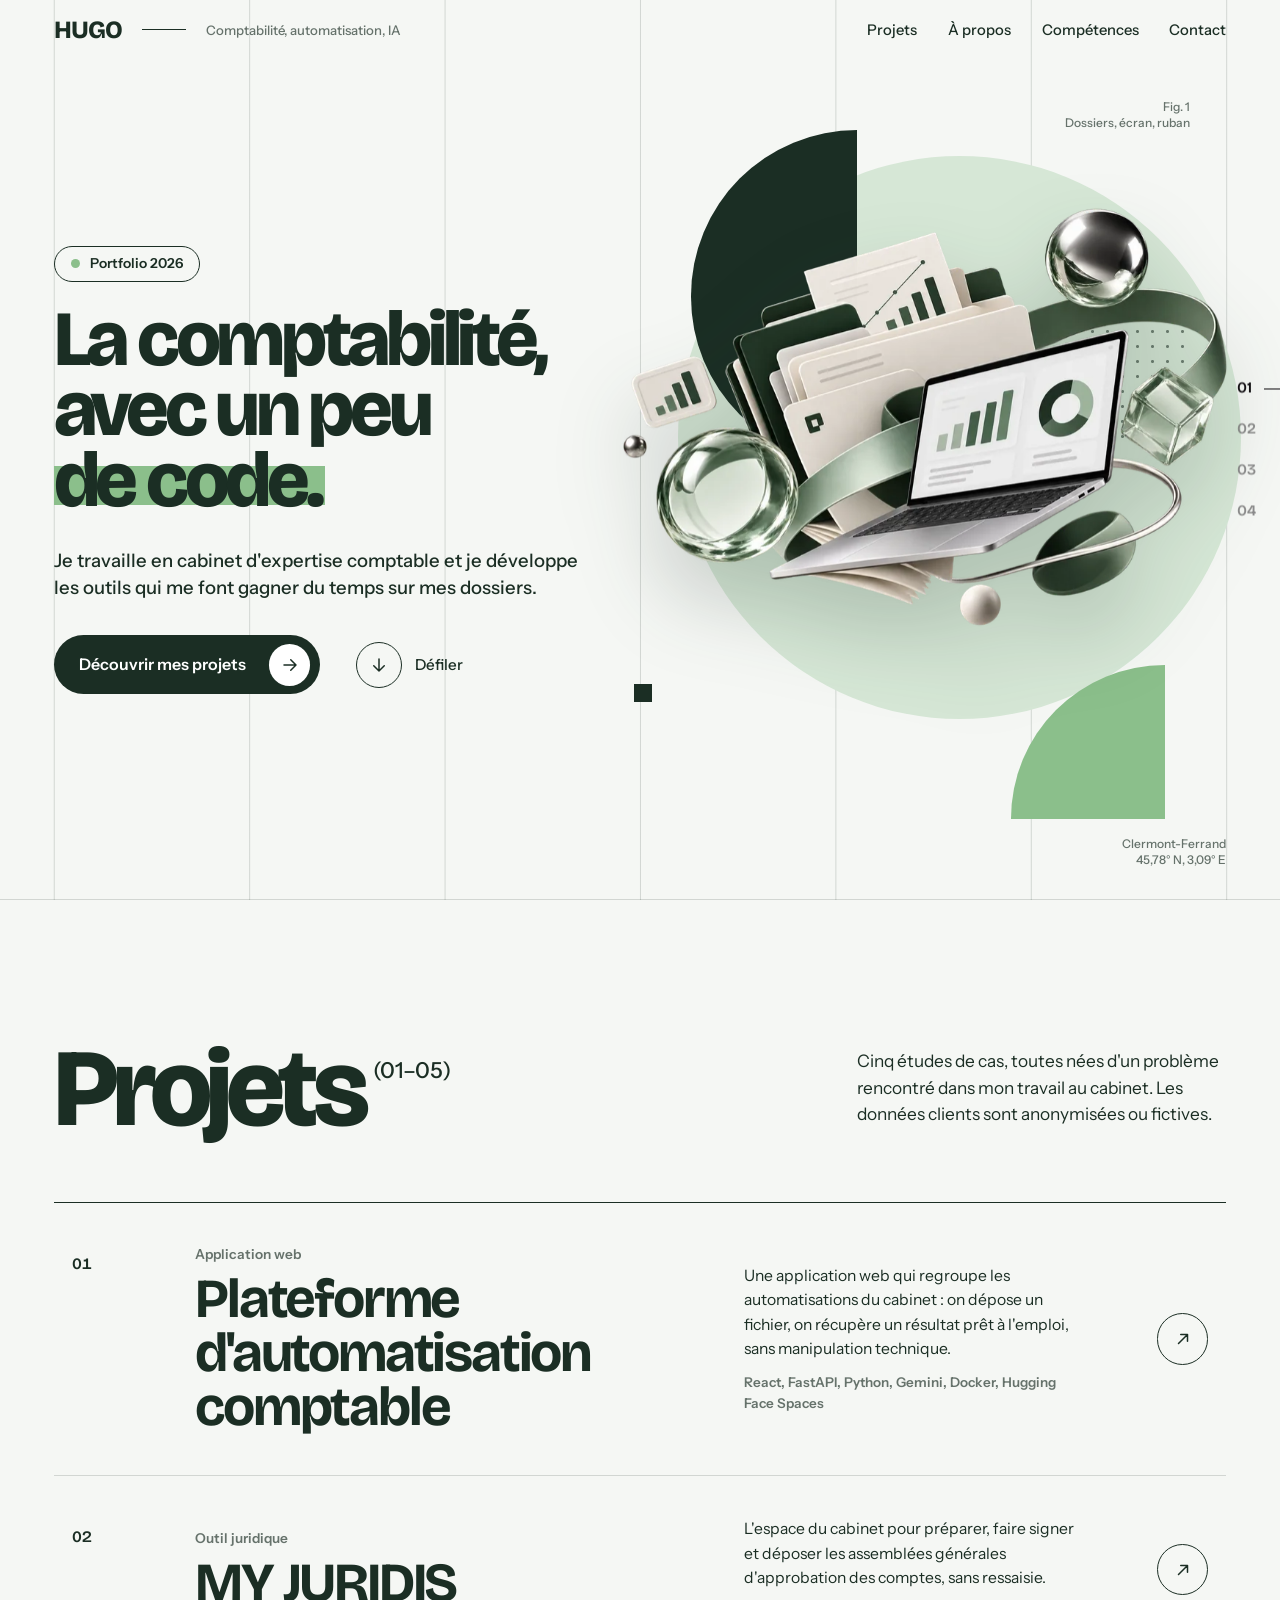
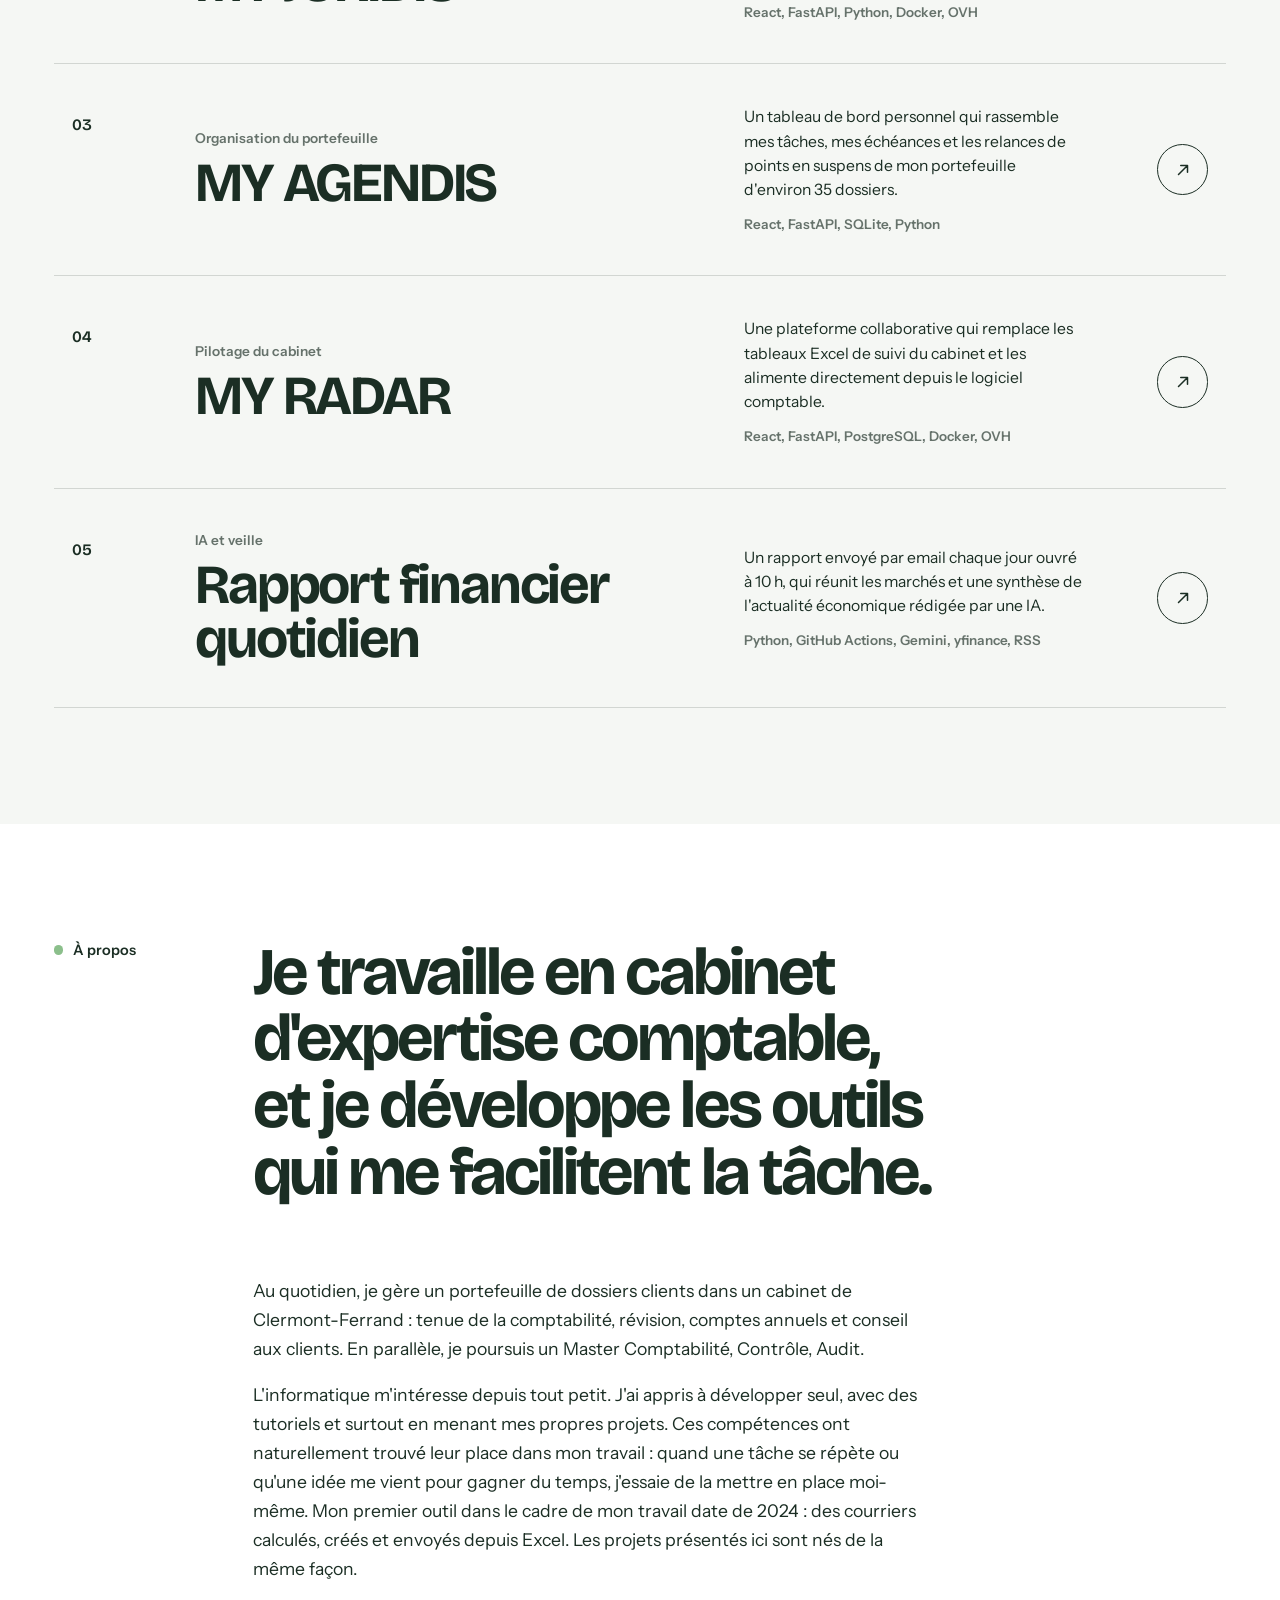
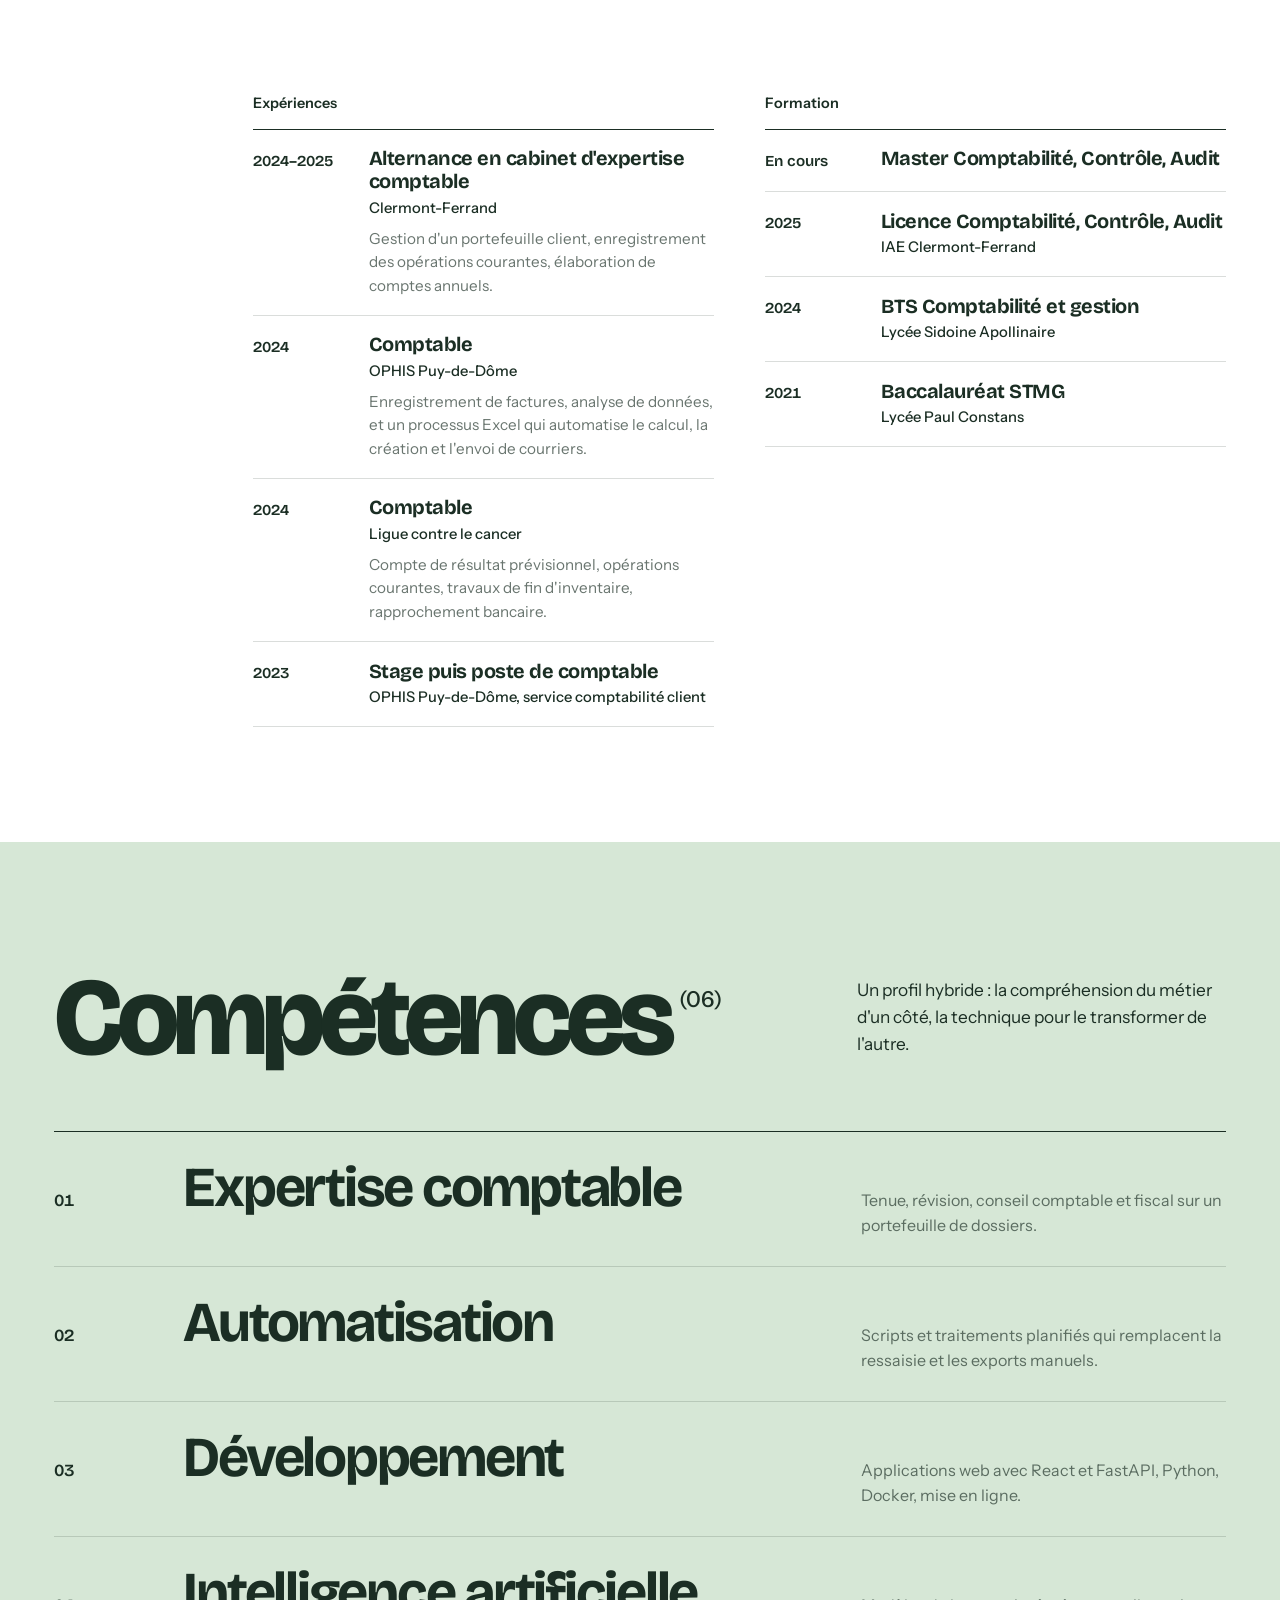
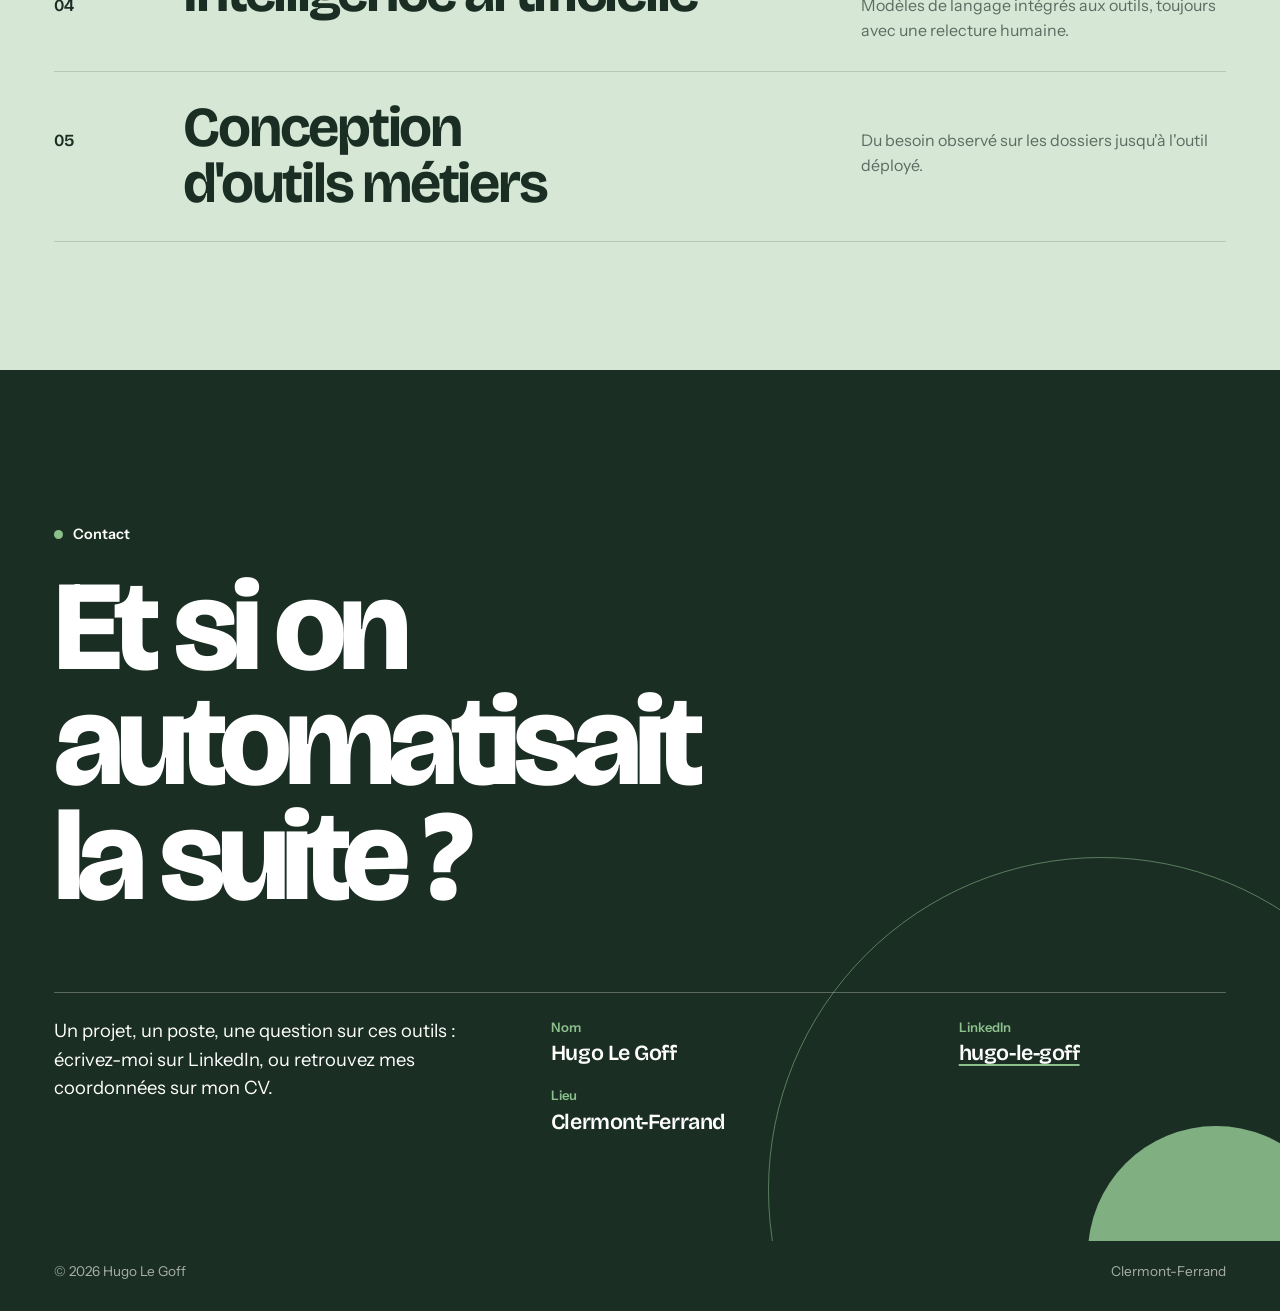
<file: index.html>
<!DOCTYPE html>
<html lang="fr">
<head>
<meta charset="utf-8">
<meta name="viewport" content="width=device-width, initial-scale=1">
<title>Hugo Le Goff — Comptabilité, automatisation et IA</title>
<meta name="description" content="Portfolio de Hugo Le Goff : collaborateur en cabinet d'expertise comptable, il développe les outils qui lui font gagner du temps sur ses dossiers.">
<meta name="theme-color" content="#F5F7F4">
<script>document.documentElement.classList.add('js')</script>
<link rel="preconnect" href="https://fonts.googleapis.com">
<link rel="preconnect" href="https://fonts.gstatic.com" crossorigin>
<link href="https://fonts.googleapis.com/css2?family=Bricolage+Grotesque:opsz,wght@12..96,400..800&family=Instrument+Sans:wght@400;500;600&display=swap" rel="stylesheet">
<link rel="stylesheet" href="assets/style.css?v=202611181406">
</head>
<body>
<a class="skip" href="#contenu">Aller au contenu</a>

<header class="nav" id="nav">
  <a class="nav__mark" href="index.html" aria-label="Hugo Le Goff, retour à l'accueil" translate="no">HUGO</a>
  <span class="nav__rule" aria-hidden="true"></span>
  <span class="nav__tag">Comptabilité, automatisation, IA</span>
  <nav aria-label="Navigation principale">
    <ul class="nav__links">
      <li><a href="projets.html">Projets</a></li>
      <li><a href="index.html#a-propos">À propos</a></li>
      <li><a href="index.html#competences">Compétences</a></li>
      <li><a href="index.html#contact">Contact</a></li>
    </ul>
  </nav>
</header>

<nav class="index" aria-label="Sections de la page">
  <a href="#accueil" data-spy="accueil">01</a>
  <a href="#projets" data-spy="projets">02</a>
  <a href="#a-propos" data-spy="a-propos">03</a>
  <a href="#contact" data-spy="contact">04</a>
</nav>

<main id="contenu">

<section class="hero" id="accueil">
  <div class="hero__art" aria-hidden="true">
    <span class="shape shape--disc" data-depth="0.05"></span>
    <span class="shape shape--half" data-depth="0.11"></span>
    <span class="shape shape--quarter" data-depth="0.16"></span>
    <span class="shape shape--dots" data-depth="0.08"></span>
    <span class="shape shape--sq" data-depth="0.24"></span>
    <img class="hero__img" data-depth="0.13" src="assets/hero.webp" srcset="assets/hero-836.webp 836w, assets/hero.webp 1404w" sizes="(max-width: 820px) 100vw, 50vw" width="1404" height="1002" alt="" fetchpriority="high">
  </div>

  <div class="hero__copy">
    <p class="pill"><span class="pill__dot" aria-hidden="true"></span>Portfolio 2026</p>
    <h1 class="hero__title">
      <span class="line"><span>La comptabilité,</span></span>
      <span class="line"><span>avec un peu</span></span>
      <span class="line"><span><mark>de code.</mark></span></span>
    </h1>
    <p class="hero__lede" data-reveal>Je travaille en cabinet d'expertise comptable et je développe les outils qui me font gagner du temps sur mes dossiers.</p>
    <div class="hero__cta" data-reveal>
      <a class="btn" href="#projets"><span>Découvrir mes projets</span><i><svg class="arr" viewBox="0 0 24 24" width="18" height="18" aria-hidden="true" focusable="false"><path d="M4 12h16M13 5l7 7-7 7" fill="none" stroke="currentColor" stroke-width="2" stroke-linecap="round" stroke-linejoin="round"/></svg></i></a>
      <a class="scroll" href="#projets"><i><svg class="arr" viewBox="0 0 24 24" width="18" height="18" aria-hidden="true" focusable="false"><path d="M12 4v16M5 13l7 7 7-7" fill="none" stroke="currentColor" stroke-width="2" stroke-linecap="round" stroke-linejoin="round"/></svg></i><span>Défiler</span></a>
    </div>
  </div>

  <p class="note note--a" aria-hidden="true">Fig. 1<br>Dossiers, écran, ruban</p>
  <p class="note note--b" aria-hidden="true">Clermont-Ferrand<br>45,78° N, 3,09° E</p>
</section>

<section class="projects" id="projets">
  <header class="sec-head">
    <div>
      <h2 data-reveal>Projets<sup>(01–05)</sup></h2>
    </div>
    <p data-reveal>Cinq études de cas, toutes nées d'un problème rencontré dans mon travail au cabinet. Les données clients sont anonymisées ou fictives.</p>
  </header>
  <ol class="cases">
    <li class="case" data-reveal>
      <a href="projets/plateforme-automatisation.html">
        <span class="case__num">01</span>
        <span class="case__main">
          <span class="case__cat">Application web</span>
          <span class="case__title">Plateforme d'automatisation comptable</span>
        </span>
        <span class="case__side">
          <span class="case__pitch">Une application web qui regroupe les automatisations du cabinet&nbsp;: on dépose un fichier, on récupère un résultat prêt à l'emploi, sans manipulation technique.</span>
          <span class="case__tech" translate="no">React, FastAPI, Python, Gemini, Docker, Hugging Face Spaces</span>
        </span>
        <span class="case__go"><svg class="arr" viewBox="0 0 24 24" width="18" height="18" aria-hidden="true" focusable="false"><path d="M6 18 18 6M9 6h9v9" fill="none" stroke="currentColor" stroke-width="2" stroke-linecap="round" stroke-linejoin="round"/></svg></span>
      </a>
    </li>
    <li class="case" data-reveal>
      <a href="projets/my-juridis.html">
        <span class="case__num">02</span>
        <span class="case__main">
          <span class="case__cat">Outil juridique</span>
          <span class="case__title">MY JURIDIS</span>
        </span>
        <span class="case__side">
          <span class="case__pitch">L'espace du cabinet pour préparer, faire signer et déposer les assemblées générales d'approbation des comptes, sans ressaisie.</span>
          <span class="case__tech" translate="no">React, FastAPI, Python, Docker, OVH</span>
        </span>
        <span class="case__go"><svg class="arr" viewBox="0 0 24 24" width="18" height="18" aria-hidden="true" focusable="false"><path d="M6 18 18 6M9 6h9v9" fill="none" stroke="currentColor" stroke-width="2" stroke-linecap="round" stroke-linejoin="round"/></svg></span>
      </a>
    </li>
    <li class="case" data-reveal>
      <a href="projets/my-agendis.html">
        <span class="case__num">03</span>
        <span class="case__main">
          <span class="case__cat">Organisation du portefeuille</span>
          <span class="case__title">MY AGENDIS</span>
        </span>
        <span class="case__side">
          <span class="case__pitch">Un tableau de bord personnel qui rassemble mes tâches, mes échéances et les relances de points en suspens de mon portefeuille d'environ 35 dossiers.</span>
          <span class="case__tech" translate="no">React, FastAPI, SQLite, Python</span>
        </span>
        <span class="case__go"><svg class="arr" viewBox="0 0 24 24" width="18" height="18" aria-hidden="true" focusable="false"><path d="M6 18 18 6M9 6h9v9" fill="none" stroke="currentColor" stroke-width="2" stroke-linecap="round" stroke-linejoin="round"/></svg></span>
      </a>
    </li>
    <li class="case" data-reveal>
      <a href="projets/my-radar.html">
        <span class="case__num">04</span>
        <span class="case__main">
          <span class="case__cat">Pilotage du cabinet</span>
          <span class="case__title">MY RADAR</span>
        </span>
        <span class="case__side">
          <span class="case__pitch">Une plateforme collaborative qui remplace les tableaux Excel de suivi du cabinet et les alimente directement depuis le logiciel comptable.</span>
          <span class="case__tech" translate="no">React, FastAPI, PostgreSQL, Docker, OVH</span>
        </span>
        <span class="case__go"><svg class="arr" viewBox="0 0 24 24" width="18" height="18" aria-hidden="true" focusable="false"><path d="M6 18 18 6M9 6h9v9" fill="none" stroke="currentColor" stroke-width="2" stroke-linecap="round" stroke-linejoin="round"/></svg></span>
      </a>
    </li>
    <li class="case" data-reveal>
      <a href="projets/rapport-quotidien.html">
        <span class="case__num">05</span>
        <span class="case__main">
          <span class="case__cat">IA et veille</span>
          <span class="case__title">Rapport financier quotidien</span>
        </span>
        <span class="case__side">
          <span class="case__pitch">Un rapport envoyé par email chaque jour ouvré à 10&nbsp;h, qui réunit les marchés et une synthèse de l'actualité économique rédigée par une IA.</span>
          <span class="case__tech" translate="no">Python, GitHub Actions, Gemini, yfinance, RSS</span>
        </span>
        <span class="case__go"><svg class="arr" viewBox="0 0 24 24" width="18" height="18" aria-hidden="true" focusable="false"><path d="M6 18 18 6M9 6h9v9" fill="none" stroke="currentColor" stroke-width="2" stroke-linecap="round" stroke-linejoin="round"/></svg></span>
      </a>
    </li>
  </ol>
</section>

<section class="about" id="a-propos">
  <p class="about__label" data-reveal>À propos</p>
  <h2 class="about__lead" data-reveal>Je travaille en cabinet d'expertise comptable, et je développe les outils qui me facilitent la tâche.</h2>
  <div class="about__cols">
    <p data-reveal>Au quotidien, je gère un portefeuille de dossiers clients dans un cabinet de Clermont-Ferrand&nbsp;: tenue de la comptabilité, révision, comptes annuels et conseil aux clients. En parallèle, je poursuis un Master Comptabilité, Contrôle, Audit.</p>
    <p data-reveal>L'informatique m'intéresse depuis tout petit. J'ai appris à développer seul, avec des tutoriels et surtout en menant mes propres projets. Ces compétences ont naturellement trouvé leur place dans mon travail&nbsp;: quand une tâche se répète ou qu'une idée me vient pour gagner du temps, j'essaie de la mettre en place moi-même. Mon premier outil dans le cadre de mon travail date de 2024&nbsp;: des courriers calculés, créés et envoyés depuis Excel. Les projets présentés ici sont nés de la même façon.</p>
  </div>
  <div class="path" id="parcours">
    <div data-reveal>
      <h3>Expériences</h3>
      <ol>
        <li><span class="path__when">2024–2025</span><div><b>Alternance en cabinet d'expertise comptable</b><i>Clermont-Ferrand</i><p>Gestion d'un portefeuille client, enregistrement des opérations courantes, élaboration de comptes annuels.</p></div></li>
        <li><span class="path__when">2024</span><div><b>Comptable</b><i>OPHIS Puy-de-Dôme</i><p>Enregistrement de factures, analyse de données, et un processus Excel qui automatise le calcul, la création et l'envoi de courriers.</p></div></li>
        <li><span class="path__when">2024</span><div><b>Comptable</b><i>Ligue contre le cancer</i><p>Compte de résultat prévisionnel, opérations courantes, travaux de fin d'inventaire, rapprochement bancaire.</p></div></li>
        <li><span class="path__when">2023</span><div><b>Stage puis poste de comptable</b><i>OPHIS Puy-de-Dôme, service comptabilité client</i></div></li>
      </ol>
    </div>
    <div data-reveal>
      <h3>Formation</h3>
      <ol>
        <li><span class="path__when">En cours</span><div><b>Master Comptabilité, Contrôle, Audit</b></div></li>
        <li><span class="path__when">2025</span><div><b>Licence Comptabilité, Contrôle, Audit</b><i>IAE Clermont-Ferrand</i></div></li>
        <li><span class="path__when">2024</span><div><b>BTS Comptabilité et gestion</b><i>Lycée Sidoine Apollinaire</i></div></li>
        <li><span class="path__when">2021</span><div><b>Baccalauréat STMG</b><i>Lycée Paul Constans</i></div></li>
      </ol>
    </div>
  </div>
</section>

<section class="skills" id="competences">
  <header class="sec-head">
    <div><h2 data-reveal>Compétences<sup>(06)</sup></h2></div>
    <p data-reveal>Un profil hybride&nbsp;: la compréhension du métier d'un côté, la technique pour le transformer de l'autre.</p>
  </header>
  <ol class="skill-list">
    <li data-reveal><span class="skill__n">01</span><h3>Expertise comptable</h3><p>Tenue, révision, conseil comptable et fiscal sur un portefeuille de dossiers.</p></li>
    <li data-reveal><span class="skill__n">02</span><h3>Automatisation</h3><p>Scripts et traitements planifiés qui remplacent la ressaisie et les exports manuels.</p></li>
    <li data-reveal><span class="skill__n">03</span><h3>Développement</h3><p>Applications web avec React et FastAPI, Python, Docker, mise en ligne.</p></li>
    <li data-reveal><span class="skill__n">04</span><h3>Intelligence artificielle</h3><p>Modèles de langage intégrés aux outils, toujours avec une relecture humaine.</p></li>
    <li data-reveal><span class="skill__n">05</span><h3>Conception d'outils métiers</h3><p>Du besoin observé sur les dossiers jusqu'à l'outil déployé.</p></li>
  </ol>
</section>

<section class="contact" id="contact">
  <p class="contact__label" data-reveal>Contact</p>
  <h2 data-reveal>Et si on automatisait la suite&nbsp;?</h2>
  <div class="contact__row" data-reveal>
    <p>Un projet, un poste, une question sur ces outils&nbsp;: écrivez-moi sur LinkedIn, ou retrouvez mes coordonnées sur mon CV.</p>
    <dl>
      <div><dt>Nom</dt><dd>Hugo Le Goff</dd></div>
      <div><dt>Lieu</dt><dd>Clermont-Ferrand</dd></div>
    </dl>
    <dl>
      <div><dt>LinkedIn</dt><dd><a href="https://www.linkedin.com/in/hugo-le-goff-7453b9276/" rel="noopener">hugo-le-goff</a></dd></div>
    </dl>
  </div>
</section>

</main>

<footer class="foot">
  <span>© 2026 Hugo Le Goff</span>
  <span>Clermont-Ferrand</span>
</footer>
<div class="cursor" aria-hidden="true">Voir</div>
<script src="assets/app.js?v=202611181406" defer></script>
</body>
</html>
</file>
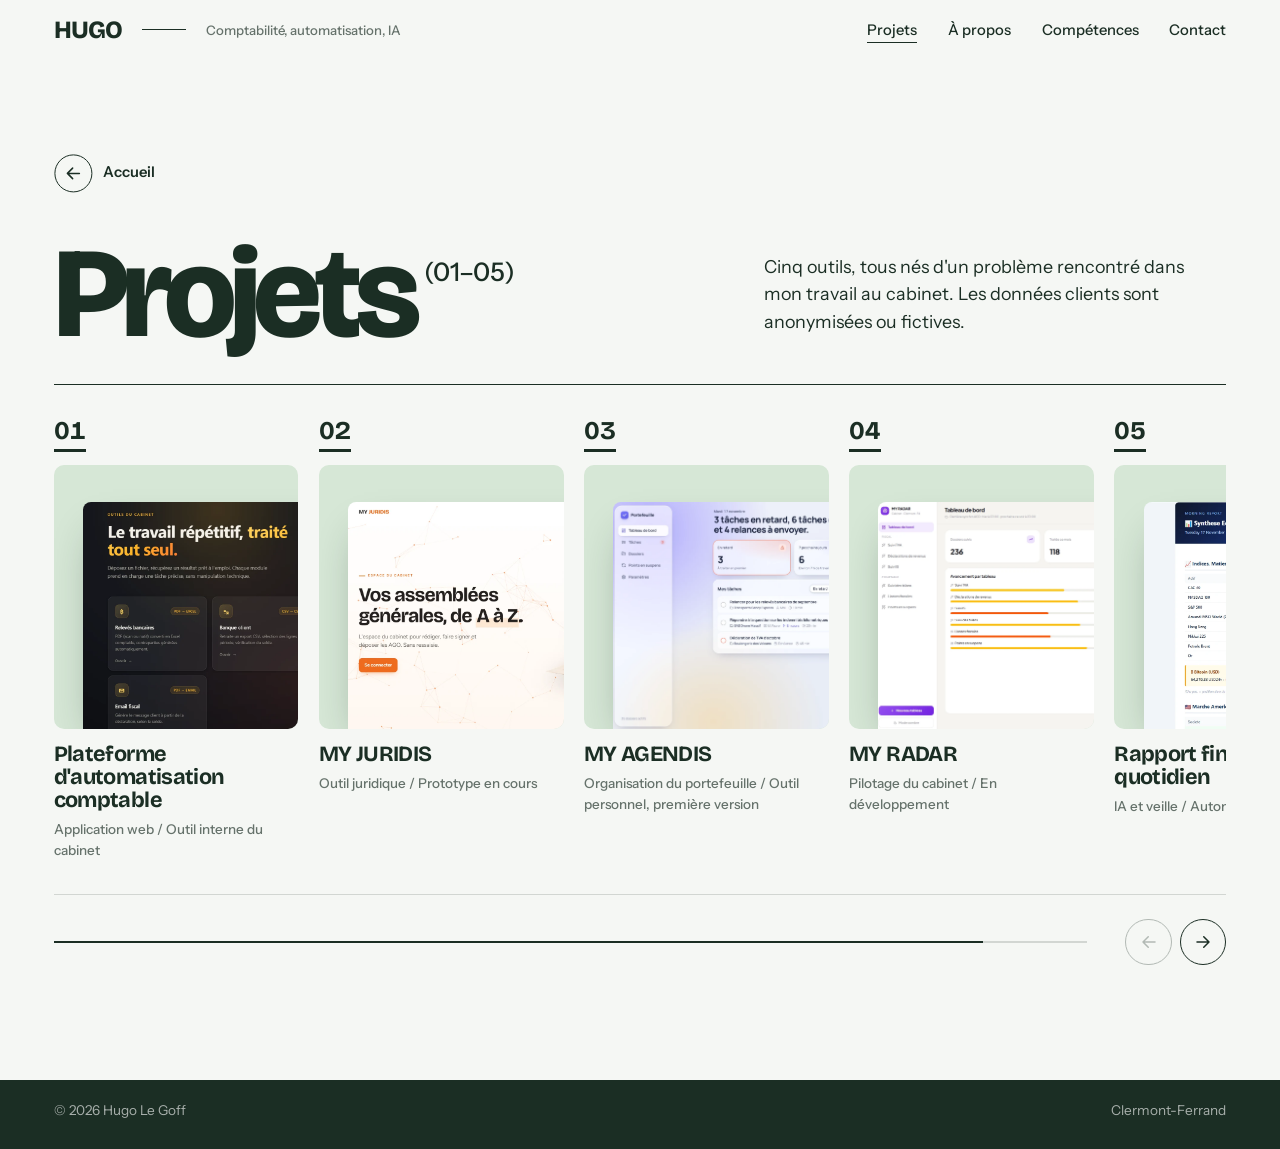
<file: projets.html>
<!DOCTYPE html>
<html lang="fr">
<head>
<meta charset="utf-8">
<meta name="viewport" content="width=device-width, initial-scale=1">
<title>Projets — Hugo Le Goff</title>
<meta name="description" content="Les projets de Hugo Le Goff : outils d'automatisation et d'IA conçus pour un cabinet d'expertise comptable.">
<meta name="theme-color" content="#F5F7F4">
<script>document.documentElement.classList.add('js')</script>
<link rel="preconnect" href="https://fonts.googleapis.com">
<link rel="preconnect" href="https://fonts.gstatic.com" crossorigin>
<link href="https://fonts.googleapis.com/css2?family=Bricolage+Grotesque:opsz,wght@12..96,400..800&family=Instrument+Sans:wght@400;500;600&display=swap" rel="stylesheet">
<link rel="stylesheet" href="assets/style.css?v=202611181406">
</head>
<body>
<a class="skip" href="#contenu">Aller au contenu</a>

<header class="nav" id="nav">
  <a class="nav__mark" href="index.html" aria-label="Hugo Le Goff, retour à l'accueil" translate="no">HUGO</a>
  <span class="nav__rule" aria-hidden="true"></span>
  <span class="nav__tag">Comptabilité, automatisation, IA</span>
  <nav aria-label="Navigation principale">
    <ul class="nav__links">
      <li><a href="projets.html" aria-current="page">Projets</a></li>
      <li><a href="index.html#a-propos">À propos</a></li>
      <li><a href="index.html#competences">Compétences</a></li>
      <li><a href="index.html#contact">Contact</a></li>
    </ul>
  </nav>
</header>

<main id="contenu">

<header class="phead plist">
  <a class="back" href="index.html"><i><svg class="arr" viewBox="0 0 24 24" width="18" height="18" aria-hidden="true" focusable="false"><path d="M4 12h16M13 5l7 7-7 7" fill="none" stroke="currentColor" stroke-width="2" stroke-linecap="round" stroke-linejoin="round"/></svg></i><span>Accueil</span></a>
  <div class="plist__row">
    <h1 class="phead__title"><span class="line"><span>Projets<sup>(01–05)</sup></span></span></h1>
    <p class="plist__lede" data-reveal>Cinq outils, tous nés d'un problème rencontré dans mon travail au cabinet. Les données clients sont anonymisées ou fictives.</p>
  </div>
</header>

<section class="strip" aria-roledescription="carrousel" aria-label="Projets" data-reveal>
  <div class="strip__frame">
    <ol class="strip__track" tabindex="0" aria-label="Projets, faire défiler horizontalement">
      <li class="pcard">
        <a href="projets/plateforme-automatisation.html" data-cursor="Voir">
          <span class="pcard__num">01</span>
          <span class="tile tile--shot"><img src="assets/plateforme-1.webp" width="1182" height="754" alt="" loading="lazy" decoding="async"></span>
          <span class="pcard__title">Plateforme d'automatisation comptable</span>
          <span class="pcard__meta">Application web / Outil interne du cabinet</span>
        </a>
      </li>
      <li class="pcard">
        <a href="projets/my-juridis.html" data-cursor="Voir">
          <span class="pcard__num">02</span>
          <span class="tile tile--shot"><img src="assets/juridis-crop.webp" width="1471" height="762" alt="" loading="lazy" decoding="async"></span>
          <span class="pcard__title">MY JURIDIS</span>
          <span class="pcard__meta">Outil juridique / Prototype en cours</span>
        </a>
      </li>
      <li class="pcard">
        <a href="projets/my-agendis.html" data-cursor="Voir">
          <span class="pcard__num">03</span>
          <span class="tile tile--shot"><img src="assets/agendis-1.webp" width="1871" height="935" alt="" loading="lazy" decoding="async"></span>
          <span class="pcard__title">MY AGENDIS</span>
          <span class="pcard__meta">Organisation du portefeuille / Outil personnel, première version</span>
        </a>
      </li>
      <li class="pcard">
        <a href="projets/my-radar.html" data-cursor="Voir">
          <span class="pcard__num">04</span>
          <span class="tile tile--shot"><img src="assets/radar-dash.webp" width="1896" height="930" alt="" loading="lazy" decoding="async"></span>
          <span class="pcard__title">MY RADAR</span>
          <span class="pcard__meta">Pilotage du cabinet / En développement</span>
        </a>
      </li>
      <li class="pcard">
        <a href="projets/rapport-quotidien.html" data-cursor="Voir">
          <span class="pcard__num">05</span>
          <span class="tile tile--shot"><img src="assets/rapport-1.webp" width="941" height="735" alt="" loading="lazy" decoding="async"></span>
          <span class="pcard__title">Rapport financier quotidien</span>
          <span class="pcard__meta">IA et veille / Automatisation planifiée</span>
        </a>
      </li>
    </ol>
  </div>
  <div class="strip__bar">
    <div class="strip__progress" aria-hidden="true"><span></span></div>
    <div class="gallery__nav">
      <button type="button" class="gallery__btn" data-strip="-1" aria-label="Projets précédents"><svg class="arr" viewBox="0 0 24 24" width="18" height="18" aria-hidden="true" focusable="false"><path d="M20 12H4M11 5l-7 7 7 7" fill="none" stroke="currentColor" stroke-width="2" stroke-linecap="round" stroke-linejoin="round"/></svg></button>
      <button type="button" class="gallery__btn" data-strip="1" aria-label="Projets suivants"><svg class="arr" viewBox="0 0 24 24" width="18" height="18" aria-hidden="true" focusable="false"><path d="M4 12h16M13 5l7 7-7 7" fill="none" stroke="currentColor" stroke-width="2" stroke-linecap="round" stroke-linejoin="round"/></svg></button>
    </div>
  </div>
</section>

</main>

<footer class="foot">
  <span>© 2026 Hugo Le Goff</span>
  <span>Clermont-Ferrand</span>
</footer>
<div class="cursor" aria-hidden="true">Voir</div>
<script src="assets/app.js?v=202611181406" defer></script>
</body>
</html>
</file>
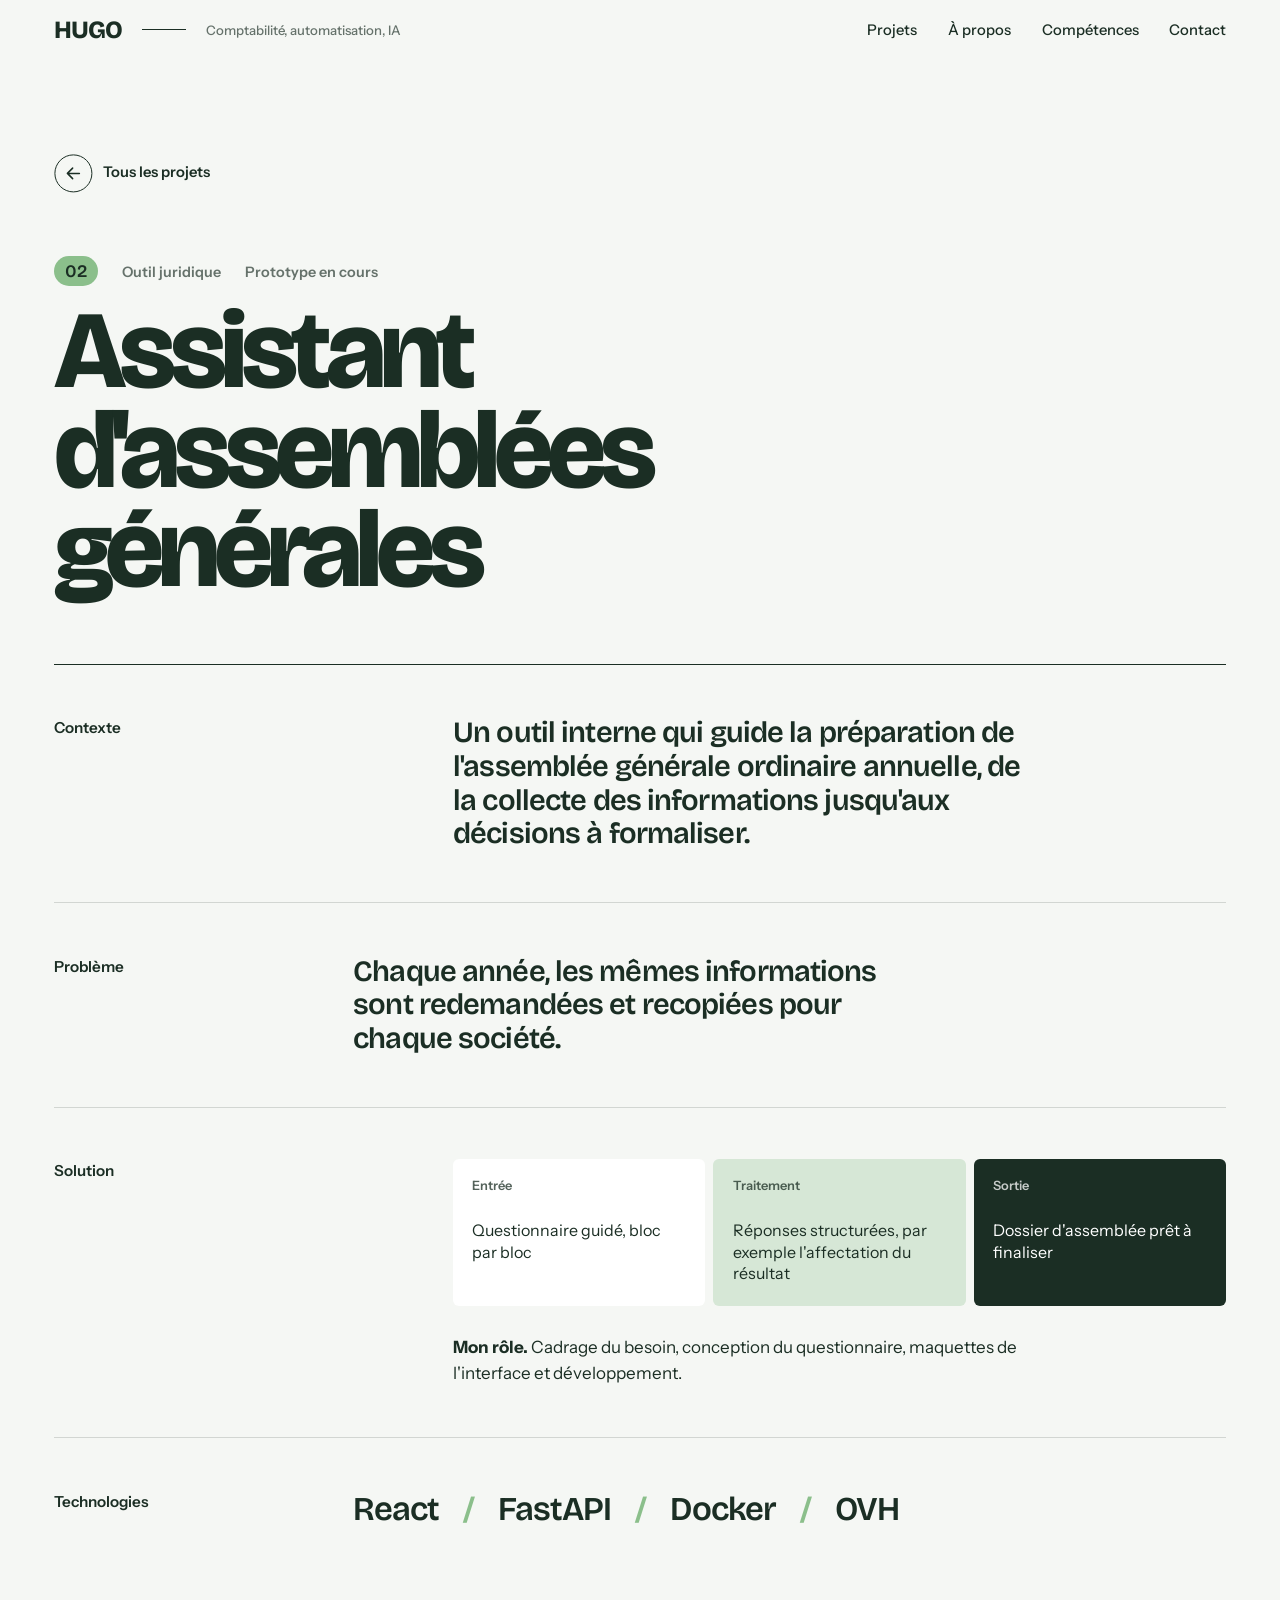
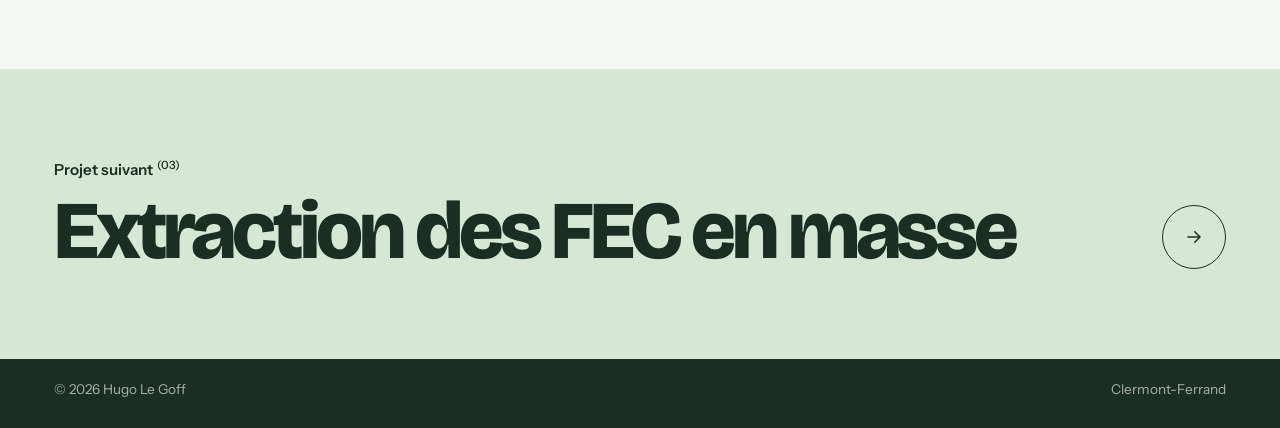
<file: projets/assistant-assemblees.html>
<!DOCTYPE html>
<html lang="fr">
<head>
<meta charset="utf-8">
<meta name="viewport" content="width=device-width, initial-scale=1">
<title>Assistant d'assemblées générales — Hugo Le Goff</title>
<meta name="description" content="Un outil interne qui guide la préparation de l'assemblée générale ordinaire annuelle, de la collecte des informations jusqu'aux décisions à formaliser.">
<meta name="theme-color" content="#F5F7F4">
<script>document.documentElement.classList.add('js')</script>
<link rel="preconnect" href="https://fonts.googleapis.com">
<link rel="preconnect" href="https://fonts.gstatic.com" crossorigin>
<link href="https://fonts.googleapis.com/css2?family=Bricolage+Grotesque:opsz,wght@12..96,400..800&family=Instrument+Sans:wght@400;500;600&display=swap" rel="stylesheet">
<link rel="stylesheet" href="../assets/style.css">
</head>
<body>
<a class="skip" href="#contenu">Aller au contenu</a>

<header class="nav" id="nav">
  <a class="nav__mark" href="../index.html" aria-label="Hugo Le Goff, retour à l'accueil" translate="no">HUGO</a>
  <span class="nav__rule" aria-hidden="true"></span>
  <span class="nav__tag">Comptabilité, automatisation, IA</span>
  <nav aria-label="Navigation principale">
    <ul class="nav__links">
      <li><a href="../projets.html">Projets</a></li>
      <li><a href="../index.html#a-propos">À propos</a></li>
      <li><a href="../index.html#competences">Compétences</a></li>
      <li><a href="../index.html#contact">Contact</a></li>
    </ul>
  </nav>
</header>

<main id="contenu">

<header class="phead">
  <a class="back" href="../projets.html"><i><svg class="arr" viewBox="0 0 24 24" width="18" height="18" aria-hidden="true" focusable="false"><path d="M4 12h16M13 5l7 7-7 7" fill="none" stroke="currentColor" stroke-width="2" stroke-linecap="round" stroke-linejoin="round"/></svg></i><span>Tous les projets</span></a>
  <p class="phead__meta"><span class="phead__n">02</span><span>Outil juridique</span><span>Prototype en cours</span></p>
  <h1 class="phead__title"><span class="line"><span>Assistant d'assemblées générales</span></span></h1>
</header>

<div class="study">
  <section class="study__row" data-reveal>
    <h2>Contexte</h2>
    <p class="study__big">Un outil interne qui guide la préparation de l'assemblée générale ordinaire annuelle, de la collecte des informations jusqu'aux décisions à formaliser.</p>
  </section>
  <section class="study__row" data-reveal>
    <h2>Problème</h2>
    <p class="study__big">Chaque année, les mêmes informations sont redemandées et recopiées pour chaque société.</p>
  </section>
  <section class="study__row" data-reveal>
    <h2>Solution</h2>
    <div>
      <ol class="flow"><li><b>Entrée</b>Questionnaire guidé, bloc par bloc</li><li><b>Traitement</b>Réponses structurées, par exemple l'affectation du résultat</li><li><b>Sortie</b>Dossier d'assemblée prêt à finaliser</li></ol>
      <p class="study__role"><b>Mon rôle.</b> Cadrage du besoin, conception du questionnaire, maquettes de l'interface et développement.</p>
    </div>
  </section>
  <section class="study__row" data-reveal>
    <h2>Technologies</h2>
    <ul class="tech" translate="no"><li>React</li><li>FastAPI</li><li>Docker</li><li>OVH</li></ul>
  </section>
</div>

<a class="next" href="extraction-fec.html">
  <span class="next__label">Projet suivant<sup>(03)</sup></span>
  <span class="next__title">Extraction des FEC en masse</span>
  <span class="next__go"><svg class="arr" viewBox="0 0 24 24" width="18" height="18" aria-hidden="true" focusable="false"><path d="M4 12h16M13 5l7 7-7 7" fill="none" stroke="currentColor" stroke-width="2" stroke-linecap="round" stroke-linejoin="round"/></svg></span>
</a>

</main>

<footer class="foot">
  <span>© 2026 Hugo Le Goff</span>
  <span>Clermont-Ferrand</span>
</footer>
<div class="cursor" aria-hidden="true">Voir</div>
<script src="../assets/app.js" defer></script>
</body>
</html>
</file>
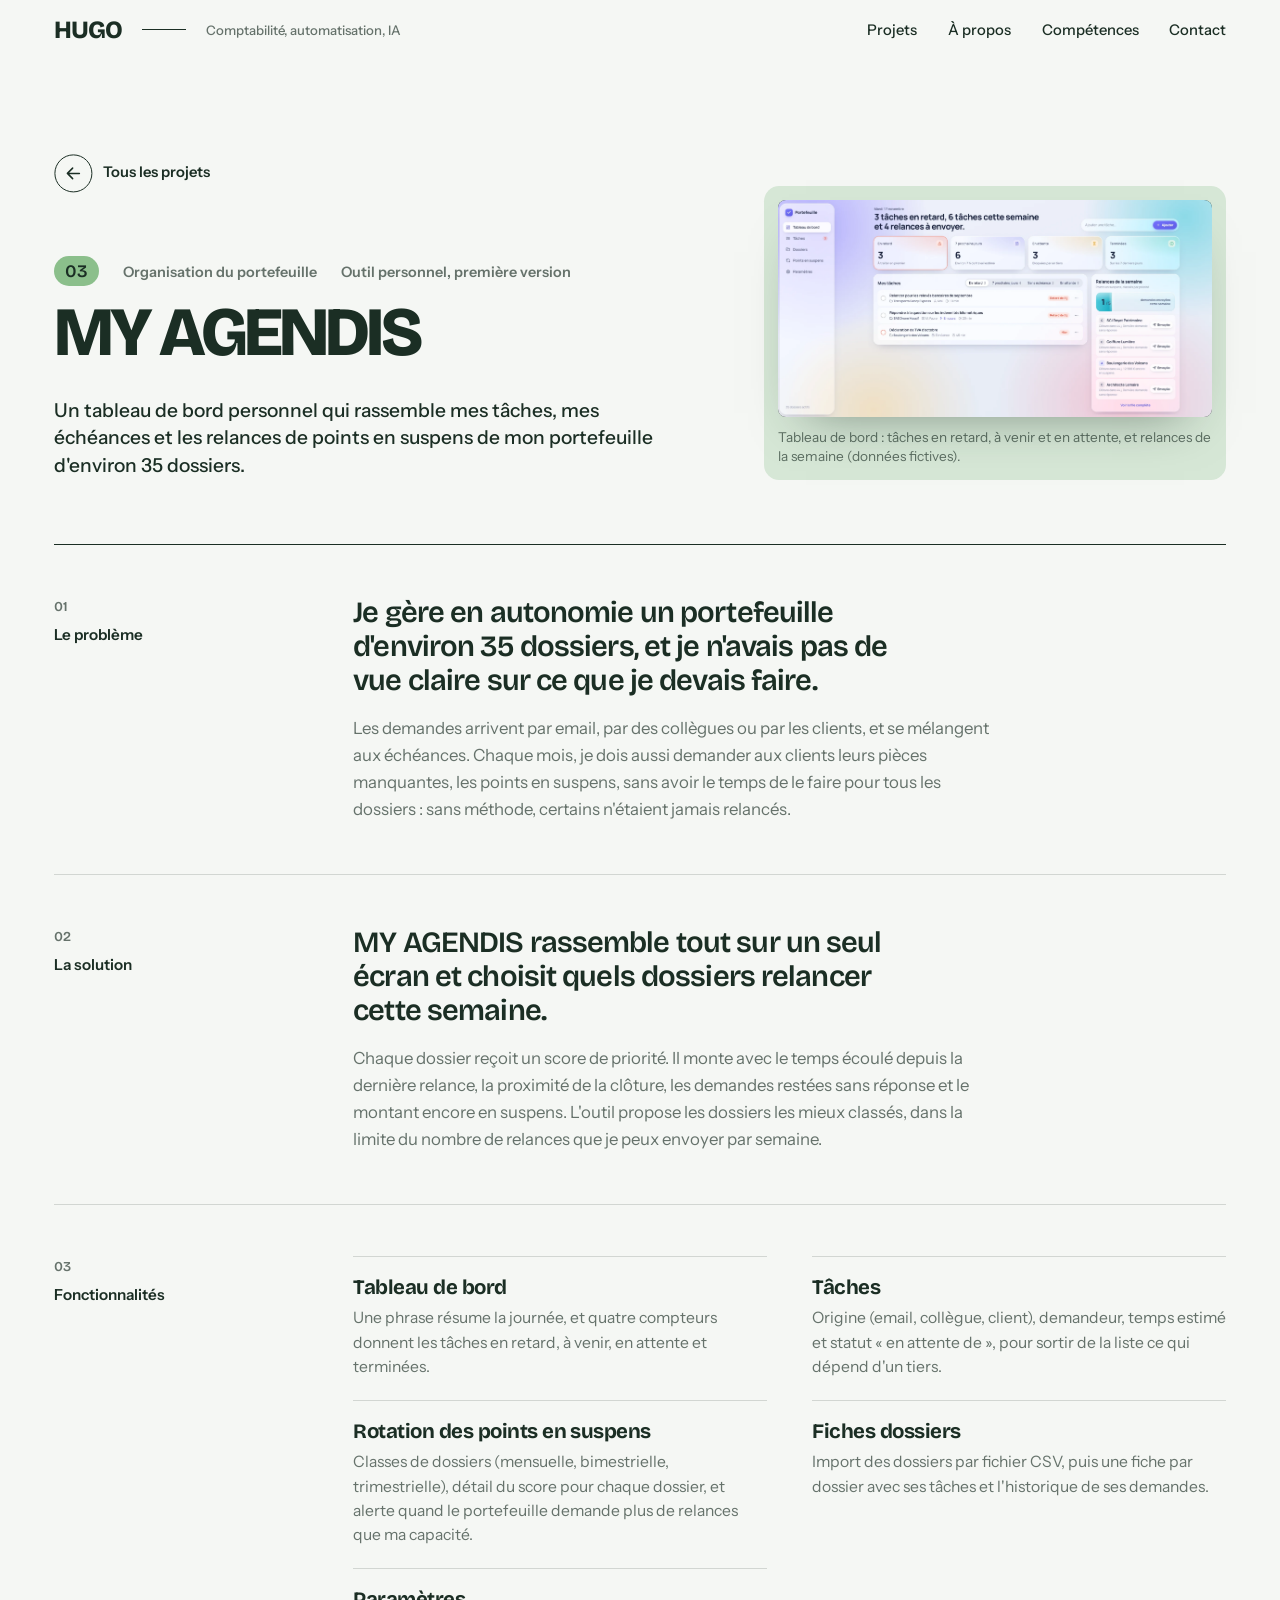
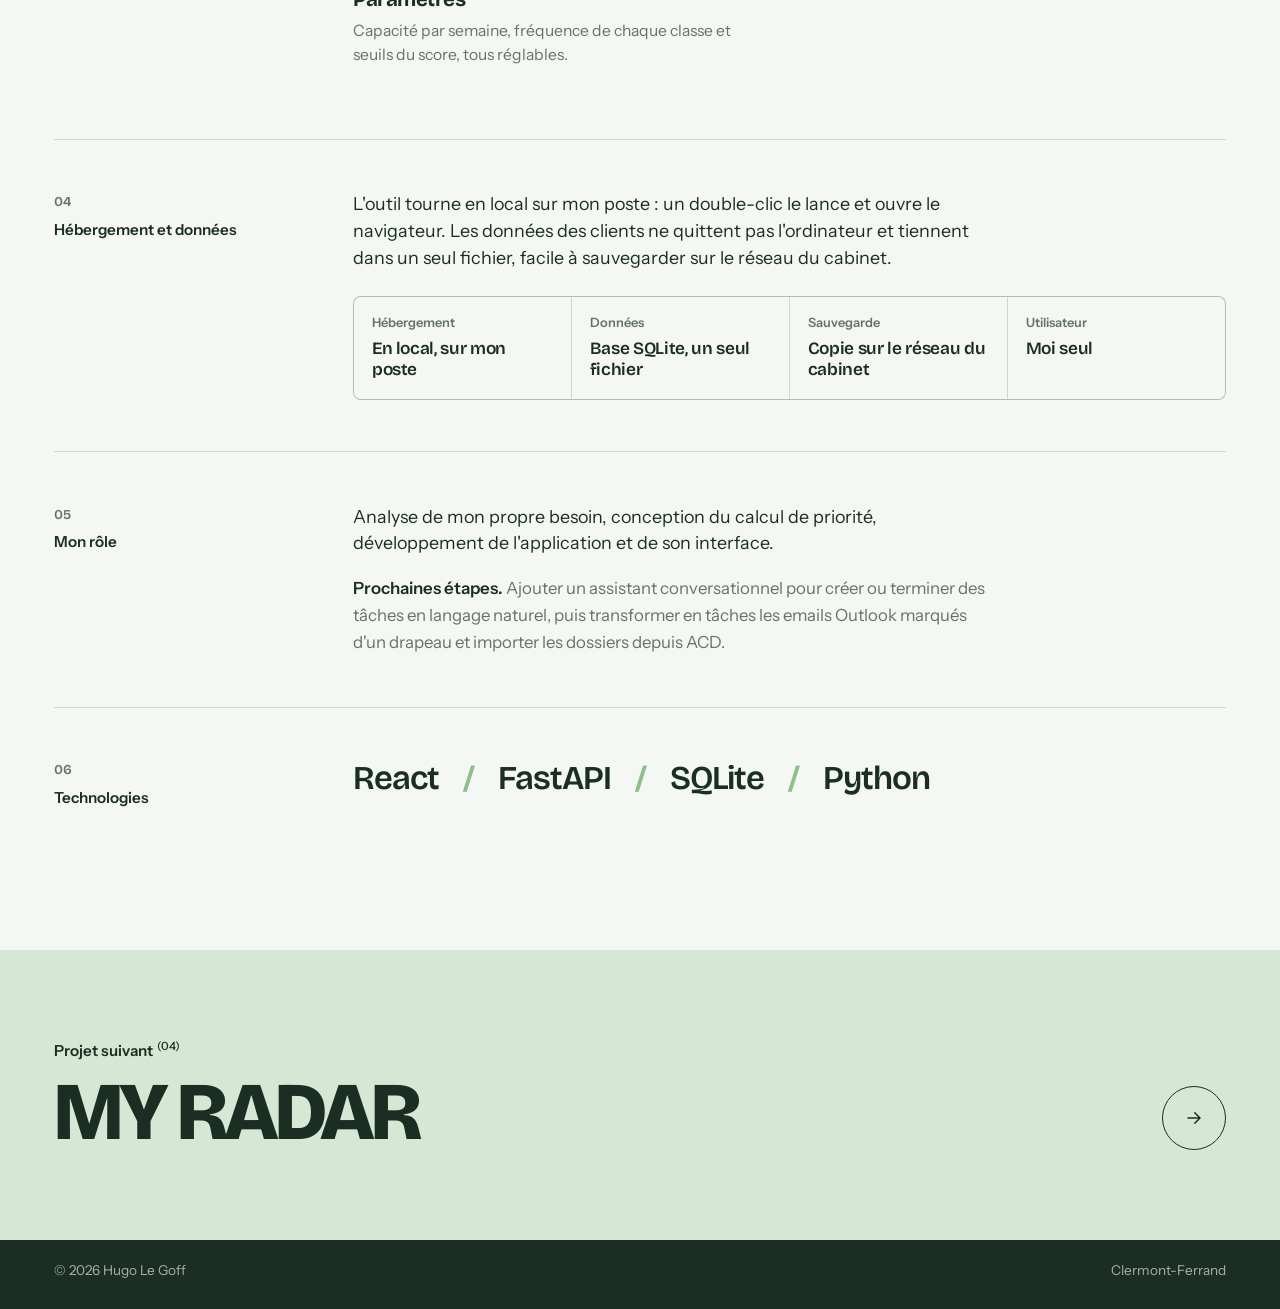
<file: projets/my-agendis.html>
<!DOCTYPE html>
<html lang="fr">
<head>
<meta charset="utf-8">
<meta name="viewport" content="width=device-width, initial-scale=1">
<title>MY AGENDIS — Hugo Le Goff</title>
<meta name="description" content="Un tableau de bord personnel qui rassemble mes tâches, mes échéances et les relances de points en suspens de mon portefeuille d'environ 35 dossiers.">
<meta name="theme-color" content="#F5F7F4">
<script>document.documentElement.classList.add('js')</script>
<link rel="preconnect" href="https://fonts.googleapis.com">
<link rel="preconnect" href="https://fonts.gstatic.com" crossorigin>
<link href="https://fonts.googleapis.com/css2?family=Bricolage+Grotesque:opsz,wght@12..96,400..800&family=Instrument+Sans:wght@400;500;600&display=swap" rel="stylesheet">
<link rel="stylesheet" href="../assets/style.css?v=202611181406">
</head>
<body>
<a class="skip" href="#contenu">Aller au contenu</a>

<header class="nav" id="nav">
  <a class="nav__mark" href="../index.html" aria-label="Hugo Le Goff, retour à l'accueil" translate="no">HUGO</a>
  <span class="nav__rule" aria-hidden="true"></span>
  <span class="nav__tag">Comptabilité, automatisation, IA</span>
  <nav aria-label="Navigation principale">
    <ul class="nav__links">
      <li><a href="../projets.html">Projets</a></li>
      <li><a href="../index.html#a-propos">À propos</a></li>
      <li><a href="../index.html#competences">Compétences</a></li>
      <li><a href="../index.html#contact">Contact</a></li>
    </ul>
  </nav>
</header>

<main id="contenu">

<header class="phead phead--split">
  <div class="phead__text">
    <a class="back" href="../projets.html"><i><svg class="arr" viewBox="0 0 24 24" width="18" height="18" aria-hidden="true" focusable="false"><path d="M4 12h16M13 5l7 7-7 7" fill="none" stroke="currentColor" stroke-width="2" stroke-linecap="round" stroke-linejoin="round"/></svg></i><span>Tous les projets</span></a>
    <p class="phead__meta"><span class="phead__n">03</span><span>Organisation du portefeuille</span><span>Outil personnel, première version</span></p>
    <h1 class="phead__title"><span class="line"><span>MY AGENDIS</span></span></h1>
    <p class="phead__lede" data-reveal>Un tableau de bord personnel qui rassemble mes tâches, mes échéances et les relances de points en suspens de mon portefeuille d'environ 35 dossiers.</p>
  </div>
  <div class="phead__media" data-reveal>
    <figure class="phead__fig">
      <button class="zoom" type="button" data-cursor="Agrandir" aria-label="Agrandir la capture">
        <img src="../assets/agendis-1.webp" width="1871" height="935" alt="Tableau de bord : tâches en retard, à venir et en attente, et relances de la semaine (données fictives)." loading="eager" decoding="async">
      </button>
      <figcaption>Tableau de bord&nbsp;: tâches en retard, à venir et en attente, et relances de la semaine (données fictives).</figcaption>
    </figure>
  </div>
</header>

<div class="study">
  <section class="study__row" data-reveal>
    <h2><span>01</span>Le problème</h2>
    <div class="study__body">
      <p class="study__big">Je gère en autonomie un portefeuille d'environ 35 dossiers, et je n'avais pas de vue claire sur ce que je devais faire.</p>
      <p class="study__p">Les demandes arrivent par email, par des collègues ou par les clients, et se mélangent aux échéances. Chaque mois, je dois aussi demander aux clients leurs pièces manquantes, les points en suspens, sans avoir le temps de le faire pour tous les dossiers&nbsp;: sans méthode, certains n'étaient jamais relancés.</p>
    </div>
  </section>
  <section class="study__row" data-reveal>
    <h2><span>02</span>La solution</h2>
    <div class="study__body">
      <p class="study__big">MY AGENDIS rassemble tout sur un seul écran et choisit quels dossiers relancer cette semaine.</p>
      <p class="study__p">Chaque dossier reçoit un score de priorité. Il monte avec le temps écoulé depuis la dernière relance, la proximité de la clôture, les demandes restées sans réponse et le montant encore en suspens. L'outil propose les dossiers les mieux classés, dans la limite du nombre de relances que je peux envoyer par semaine.</p>
    </div>
  </section>
  <section class="study__row" data-reveal>
    <h2><span>03</span>Fonctionnalités</h2>
    <div class="study__body">
      <ul class="feats">
        <li><h3>Tableau de bord</h3><p>Une phrase résume la journée, et quatre compteurs donnent les tâches en retard, à venir, en attente et terminées.</p></li>
        <li><h3>Tâches</h3><p>Origine (email, collègue, client), demandeur, temps estimé et statut «&nbsp;en attente de&nbsp;», pour sortir de la liste ce qui dépend d'un tiers.</p></li>
        <li><h3>Rotation des points en suspens</h3><p>Classes de dossiers (mensuelle, bimestrielle, trimestrielle), détail du score pour chaque dossier, et alerte quand le portefeuille demande plus de relances que ma capacité.</p></li>
        <li><h3>Fiches dossiers</h3><p>Import des dossiers par fichier CSV, puis une fiche par dossier avec ses tâches et l'historique de ses demandes.</p></li>
        <li><h3>Paramètres</h3><p>Capacité par semaine, fréquence de chaque classe et seuils du score, tous réglables.</p></li>
      </ul>
    </div>
  </section>
  <section class="study__row" data-reveal>
    <h2><span>04</span>Hébergement et données</h2>
    <div class="study__body">
      <p class="study__p study__p--lead">L'outil tourne en local sur mon poste&nbsp;: un double-clic le lance et ouvre le navigateur. Les données des clients ne quittent pas l'ordinateur et tiennent dans un seul fichier, facile à sauvegarder sur le réseau du cabinet.</p>
      <dl class="facts"><div><dt>Hébergement</dt><dd>En local, sur mon poste</dd></div><div><dt>Données</dt><dd>Base SQLite, un seul fichier</dd></div><div><dt>Sauvegarde</dt><dd>Copie sur le réseau du cabinet</dd></div><div><dt>Utilisateur</dt><dd>Moi seul</dd></div></dl>
    </div>
  </section>
  <section class="study__row" data-reveal>
    <h2><span>05</span>Mon rôle</h2>
    <div class="study__body">
      <p class="study__p study__p--lead">Analyse de mon propre besoin, conception du calcul de priorité, développement de l'application et de son interface.</p>
      <p class="study__p"><b>Prochaines étapes.</b> Ajouter un assistant conversationnel pour créer ou terminer des tâches en langage naturel, puis transformer en tâches les emails Outlook marqués d'un drapeau et importer les dossiers depuis ACD.</p>
    </div>
  </section>
  <section class="study__row" data-reveal>
    <h2><span>06</span>Technologies</h2>
    <div class="study__body">
      <ul class="tech" translate="no"><li>React</li><li>FastAPI</li><li>SQLite</li><li>Python</li></ul>
    </div>
  </section>
</div>

<a class="next" href="my-radar.html" data-cursor="Suivant">
  <span class="next__label">Projet suivant<sup>(04)</sup></span>
  <span class="next__title">MY RADAR</span>
  <span class="next__go"><svg class="arr" viewBox="0 0 24 24" width="18" height="18" aria-hidden="true" focusable="false"><path d="M4 12h16M13 5l7 7-7 7" fill="none" stroke="currentColor" stroke-width="2" stroke-linecap="round" stroke-linejoin="round"/></svg></span>
</a>

</main>

<dialog class="lightbox" aria-label="Capture agrandie">
  <button type="button" class="lightbox__close" aria-label="Fermer"><svg class="arr" viewBox="0 0 24 24" width="18" height="18" aria-hidden="true" focusable="false"><path d="M6 6l12 12M18 6 6 18" fill="none" stroke="currentColor" stroke-width="2" stroke-linecap="round" stroke-linejoin="round"/></svg></button>
  <figure class="lightbox__fig"><img alt=""><figcaption></figcaption></figure>
  <div class="lightbox__nav">
    <button type="button" class="gallery__btn" data-lb="-1" aria-label="Capture précédente"><svg class="arr" viewBox="0 0 24 24" width="18" height="18" aria-hidden="true" focusable="false"><path d="M20 12H4M11 5l-7 7 7 7" fill="none" stroke="currentColor" stroke-width="2" stroke-linecap="round" stroke-linejoin="round"/></svg></button>
    <p class="lightbox__count"></p>
    <button type="button" class="gallery__btn" data-lb="1" aria-label="Capture suivante"><svg class="arr" viewBox="0 0 24 24" width="18" height="18" aria-hidden="true" focusable="false"><path d="M4 12h16M13 5l7 7-7 7" fill="none" stroke="currentColor" stroke-width="2" stroke-linecap="round" stroke-linejoin="round"/></svg></button>
  </div>
</dialog>

<footer class="foot">
  <span>© 2026 Hugo Le Goff</span>
  <span>Clermont-Ferrand</span>
</footer>
<div class="cursor" aria-hidden="true">Voir</div>
<script src="../assets/app.js?v=202611181406" defer></script>
</body>
</html>
</file>
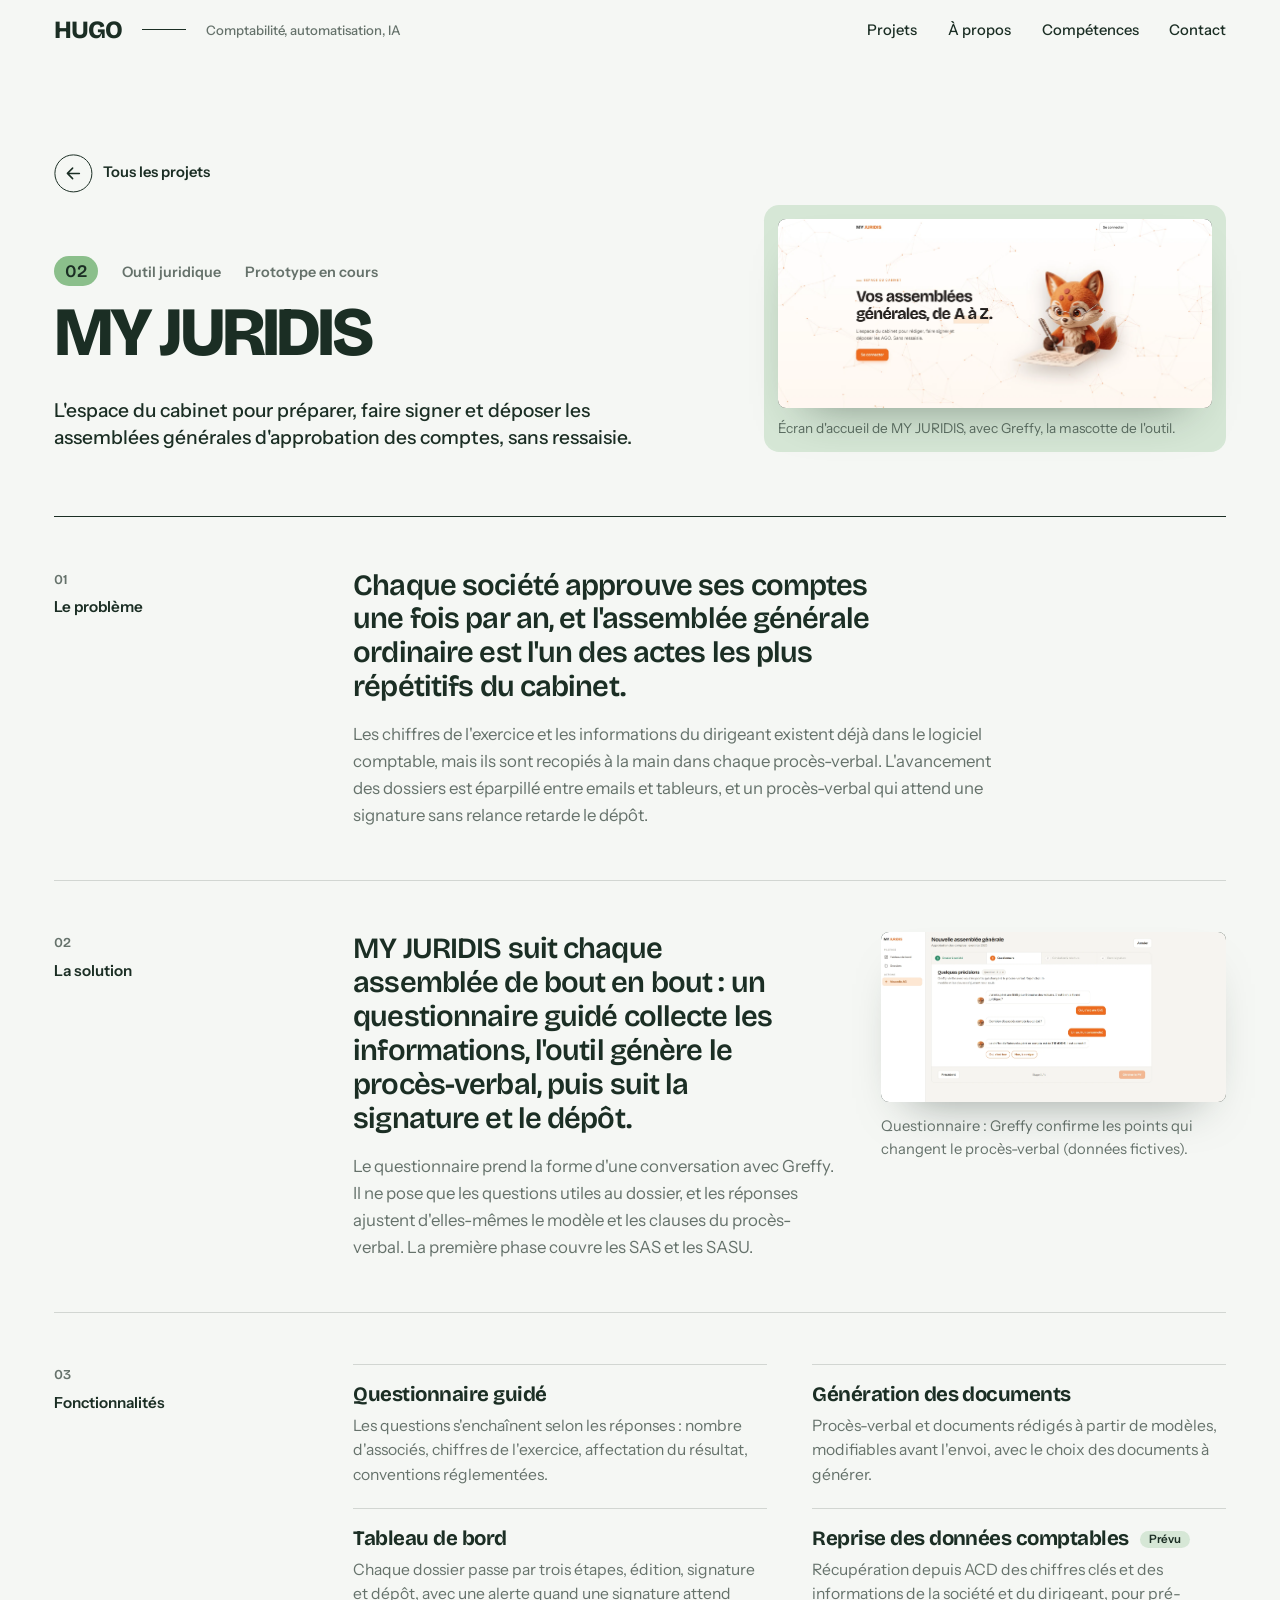
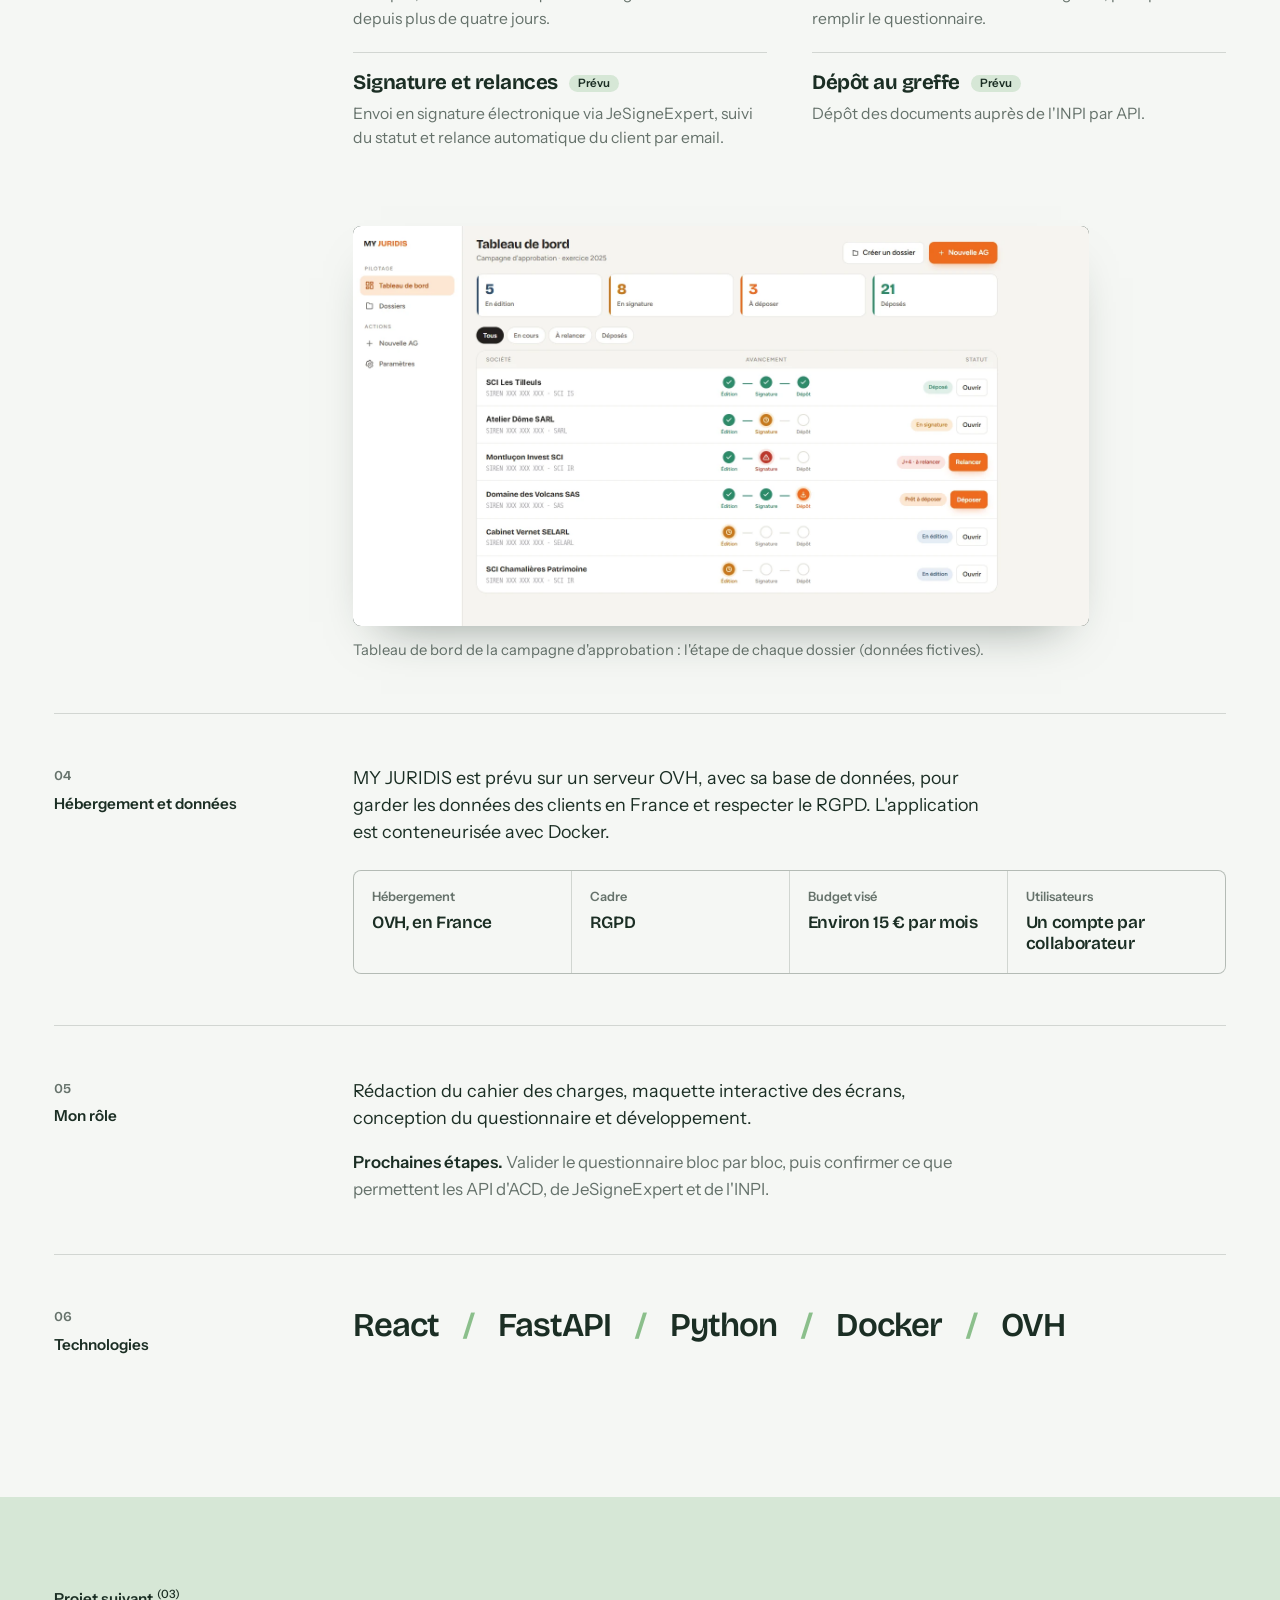
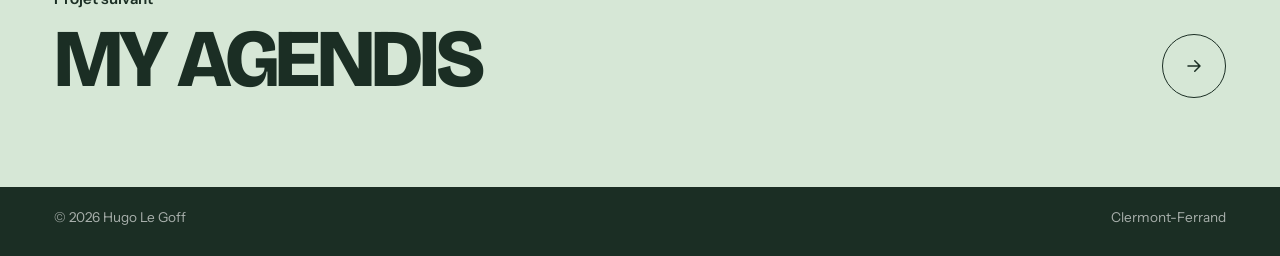
<file: projets/my-juridis.html>
<!DOCTYPE html>
<html lang="fr">
<head>
<meta charset="utf-8">
<meta name="viewport" content="width=device-width, initial-scale=1">
<title>MY JURIDIS — Hugo Le Goff</title>
<meta name="description" content="L'espace du cabinet pour préparer, faire signer et déposer les assemblées générales d'approbation des comptes, sans ressaisie.">
<meta name="theme-color" content="#F5F7F4">
<script>document.documentElement.classList.add('js')</script>
<link rel="preconnect" href="https://fonts.googleapis.com">
<link rel="preconnect" href="https://fonts.gstatic.com" crossorigin>
<link href="https://fonts.googleapis.com/css2?family=Bricolage+Grotesque:opsz,wght@12..96,400..800&family=Instrument+Sans:wght@400;500;600&display=swap" rel="stylesheet">
<link rel="stylesheet" href="../assets/style.css?v=202611181406">
</head>
<body>
<a class="skip" href="#contenu">Aller au contenu</a>

<header class="nav" id="nav">
  <a class="nav__mark" href="../index.html" aria-label="Hugo Le Goff, retour à l'accueil" translate="no">HUGO</a>
  <span class="nav__rule" aria-hidden="true"></span>
  <span class="nav__tag">Comptabilité, automatisation, IA</span>
  <nav aria-label="Navigation principale">
    <ul class="nav__links">
      <li><a href="../projets.html">Projets</a></li>
      <li><a href="../index.html#a-propos">À propos</a></li>
      <li><a href="../index.html#competences">Compétences</a></li>
      <li><a href="../index.html#contact">Contact</a></li>
    </ul>
  </nav>
</header>

<main id="contenu">

<header class="phead phead--split">
  <div class="phead__text">
    <a class="back" href="../projets.html"><i><svg class="arr" viewBox="0 0 24 24" width="18" height="18" aria-hidden="true" focusable="false"><path d="M4 12h16M13 5l7 7-7 7" fill="none" stroke="currentColor" stroke-width="2" stroke-linecap="round" stroke-linejoin="round"/></svg></i><span>Tous les projets</span></a>
    <p class="phead__meta"><span class="phead__n">02</span><span>Outil juridique</span><span>Prototype en cours</span></p>
    <h1 class="phead__title"><span class="line"><span>MY JURIDIS</span></span></h1>
    <p class="phead__lede" data-reveal>L'espace du cabinet pour préparer, faire signer et déposer les assemblées générales d'approbation des comptes, sans ressaisie.</p>
  </div>
  <div class="phead__media" data-reveal>
    <figure class="phead__fig">
      <button class="zoom" type="button" data-cursor="Agrandir" aria-label="Agrandir la capture">
        <img src="../assets/juridis-accueil.webp" width="1751" height="762" alt="Écran d'accueil de MY JURIDIS, avec Greffy, la mascotte de l'outil." loading="eager" decoding="async">
      </button>
      <figcaption>Écran d'accueil de MY JURIDIS, avec Greffy, la mascotte de l'outil.</figcaption>
    </figure>
  </div>
</header>

<div class="study">
  <section class="study__row" data-reveal>
    <h2><span>01</span>Le problème</h2>
    <div class="study__body">
      <p class="study__big">Chaque société approuve ses comptes une fois par an, et l'assemblée générale ordinaire est l'un des actes les plus répétitifs du cabinet.</p>
      <p class="study__p">Les chiffres de l'exercice et les informations du dirigeant existent déjà dans le logiciel comptable, mais ils sont recopiés à la main dans chaque procès-verbal. L'avancement des dossiers est éparpillé entre emails et tableurs, et un procès-verbal qui attend une signature sans relance retarde le dépôt.</p>
    </div>
  </section>
  <section class="study__row" data-reveal>
    <h2><span>02</span>La solution</h2>
    <div class="study__body study__body--split">
      <div><p class="study__big">MY JURIDIS suit chaque assemblée de bout en bout&nbsp;: un questionnaire guidé collecte les informations, l'outil génère le procès-verbal, puis suit la signature et le dépôt.</p>
      <p class="study__p">Le questionnaire prend la forme d'une conversation avec Greffy. Il ne pose que les questions utiles au dossier, et les réponses ajustent d'elles-mêmes le modèle et les clauses du procès-verbal. La première phase couvre les SAS et les SASU.</p></div>
      <figure class="fig">
      <button class="zoom" type="button" data-cursor="Agrandir" aria-label="Agrandir la capture">
        <img src="../assets/juridis-chat.webp" width="1754" height="860" alt="Questionnaire : Greffy confirme les points qui changent le procès-verbal (données fictives)." loading="lazy" decoding="async">
      </button>
      <figcaption>Questionnaire&nbsp;: Greffy confirme les points qui changent le procès-verbal (données fictives).</figcaption>
    </figure>
    </div>
  </section>
  <section class="study__row" data-reveal>
    <h2><span>03</span>Fonctionnalités</h2>
    <div class="study__body">
      <ul class="feats">
        <li><h3>Questionnaire guidé</h3><p>Les questions s'enchaînent selon les réponses&nbsp;: nombre d'associés, chiffres de l'exercice, affectation du résultat, conventions réglementées.</p></li>
        <li><h3>Génération des documents</h3><p>Procès-verbal et documents rédigés à partir de modèles, modifiables avant l'envoi, avec le choix des documents à générer.</p></li>
        <li><h3>Tableau de bord</h3><p>Chaque dossier passe par trois étapes, édition, signature et dépôt, avec une alerte quand une signature attend depuis plus de quatre jours.</p></li>
        <li><h3>Reprise des données comptables <span class="soon">Prévu</span></h3><p>Récupération depuis ACD des chiffres clés et des informations de la société et du dirigeant, pour pré-remplir le questionnaire.</p></li>
        <li><h3>Signature et relances <span class="soon">Prévu</span></h3><p>Envoi en signature électronique via JeSigneExpert, suivi du statut et relance automatique du client par email.</p></li>
        <li><h3>Dépôt au greffe <span class="soon">Prévu</span></h3><p>Dépôt des documents auprès de l'INPI par API.</p></li>
      </ul>
    </div>
    <div class="study__body study__body--fig"><figure class="fig">
      <button class="zoom" type="button" data-cursor="Agrandir" aria-label="Agrandir la capture">
        <img src="../assets/juridis-dash.webp" width="1582" height="860" alt="Tableau de bord de la campagne d'approbation : l'étape de chaque dossier (données fictives)." loading="lazy" decoding="async">
      </button>
      <figcaption>Tableau de bord de la campagne d'approbation&nbsp;: l'étape de chaque dossier (données fictives).</figcaption>
    </figure></div>
  </section>
  <section class="study__row" data-reveal>
    <h2><span>04</span>Hébergement et données</h2>
    <div class="study__body">
      <p class="study__p study__p--lead">MY JURIDIS est prévu sur un serveur OVH, avec sa base de données, pour garder les données des clients en France et respecter le RGPD. L'application est conteneurisée avec Docker.</p>
      <dl class="facts"><div><dt>Hébergement</dt><dd>OVH, en France</dd></div><div><dt>Cadre</dt><dd>RGPD</dd></div><div><dt>Budget visé</dt><dd>Environ 15&nbsp;€ par mois</dd></div><div><dt>Utilisateurs</dt><dd>Un compte par collaborateur</dd></div></dl>
    </div>
  </section>
  <section class="study__row" data-reveal>
    <h2><span>05</span>Mon rôle</h2>
    <div class="study__body">
      <p class="study__p study__p--lead">Rédaction du cahier des charges, maquette interactive des écrans, conception du questionnaire et développement.</p>
      <p class="study__p"><b>Prochaines étapes.</b> Valider le questionnaire bloc par bloc, puis confirmer ce que permettent les API d'ACD, de JeSigneExpert et de l'INPI.</p>
    </div>
  </section>
  <section class="study__row" data-reveal>
    <h2><span>06</span>Technologies</h2>
    <div class="study__body">
      <ul class="tech" translate="no"><li>React</li><li>FastAPI</li><li>Python</li><li>Docker</li><li>OVH</li></ul>
    </div>
  </section>
</div>

<a class="next" href="my-agendis.html" data-cursor="Suivant">
  <span class="next__label">Projet suivant<sup>(03)</sup></span>
  <span class="next__title">MY AGENDIS</span>
  <span class="next__go"><svg class="arr" viewBox="0 0 24 24" width="18" height="18" aria-hidden="true" focusable="false"><path d="M4 12h16M13 5l7 7-7 7" fill="none" stroke="currentColor" stroke-width="2" stroke-linecap="round" stroke-linejoin="round"/></svg></span>
</a>

</main>

<dialog class="lightbox" aria-label="Capture agrandie">
  <button type="button" class="lightbox__close" aria-label="Fermer"><svg class="arr" viewBox="0 0 24 24" width="18" height="18" aria-hidden="true" focusable="false"><path d="M6 6l12 12M18 6 6 18" fill="none" stroke="currentColor" stroke-width="2" stroke-linecap="round" stroke-linejoin="round"/></svg></button>
  <figure class="lightbox__fig"><img alt=""><figcaption></figcaption></figure>
  <div class="lightbox__nav">
    <button type="button" class="gallery__btn" data-lb="-1" aria-label="Capture précédente"><svg class="arr" viewBox="0 0 24 24" width="18" height="18" aria-hidden="true" focusable="false"><path d="M20 12H4M11 5l-7 7 7 7" fill="none" stroke="currentColor" stroke-width="2" stroke-linecap="round" stroke-linejoin="round"/></svg></button>
    <p class="lightbox__count"></p>
    <button type="button" class="gallery__btn" data-lb="1" aria-label="Capture suivante"><svg class="arr" viewBox="0 0 24 24" width="18" height="18" aria-hidden="true" focusable="false"><path d="M4 12h16M13 5l7 7-7 7" fill="none" stroke="currentColor" stroke-width="2" stroke-linecap="round" stroke-linejoin="round"/></svg></button>
  </div>
</dialog>

<footer class="foot">
  <span>© 2026 Hugo Le Goff</span>
  <span>Clermont-Ferrand</span>
</footer>
<div class="cursor" aria-hidden="true">Voir</div>
<script src="../assets/app.js?v=202611181406" defer></script>
</body>
</html>
</file>
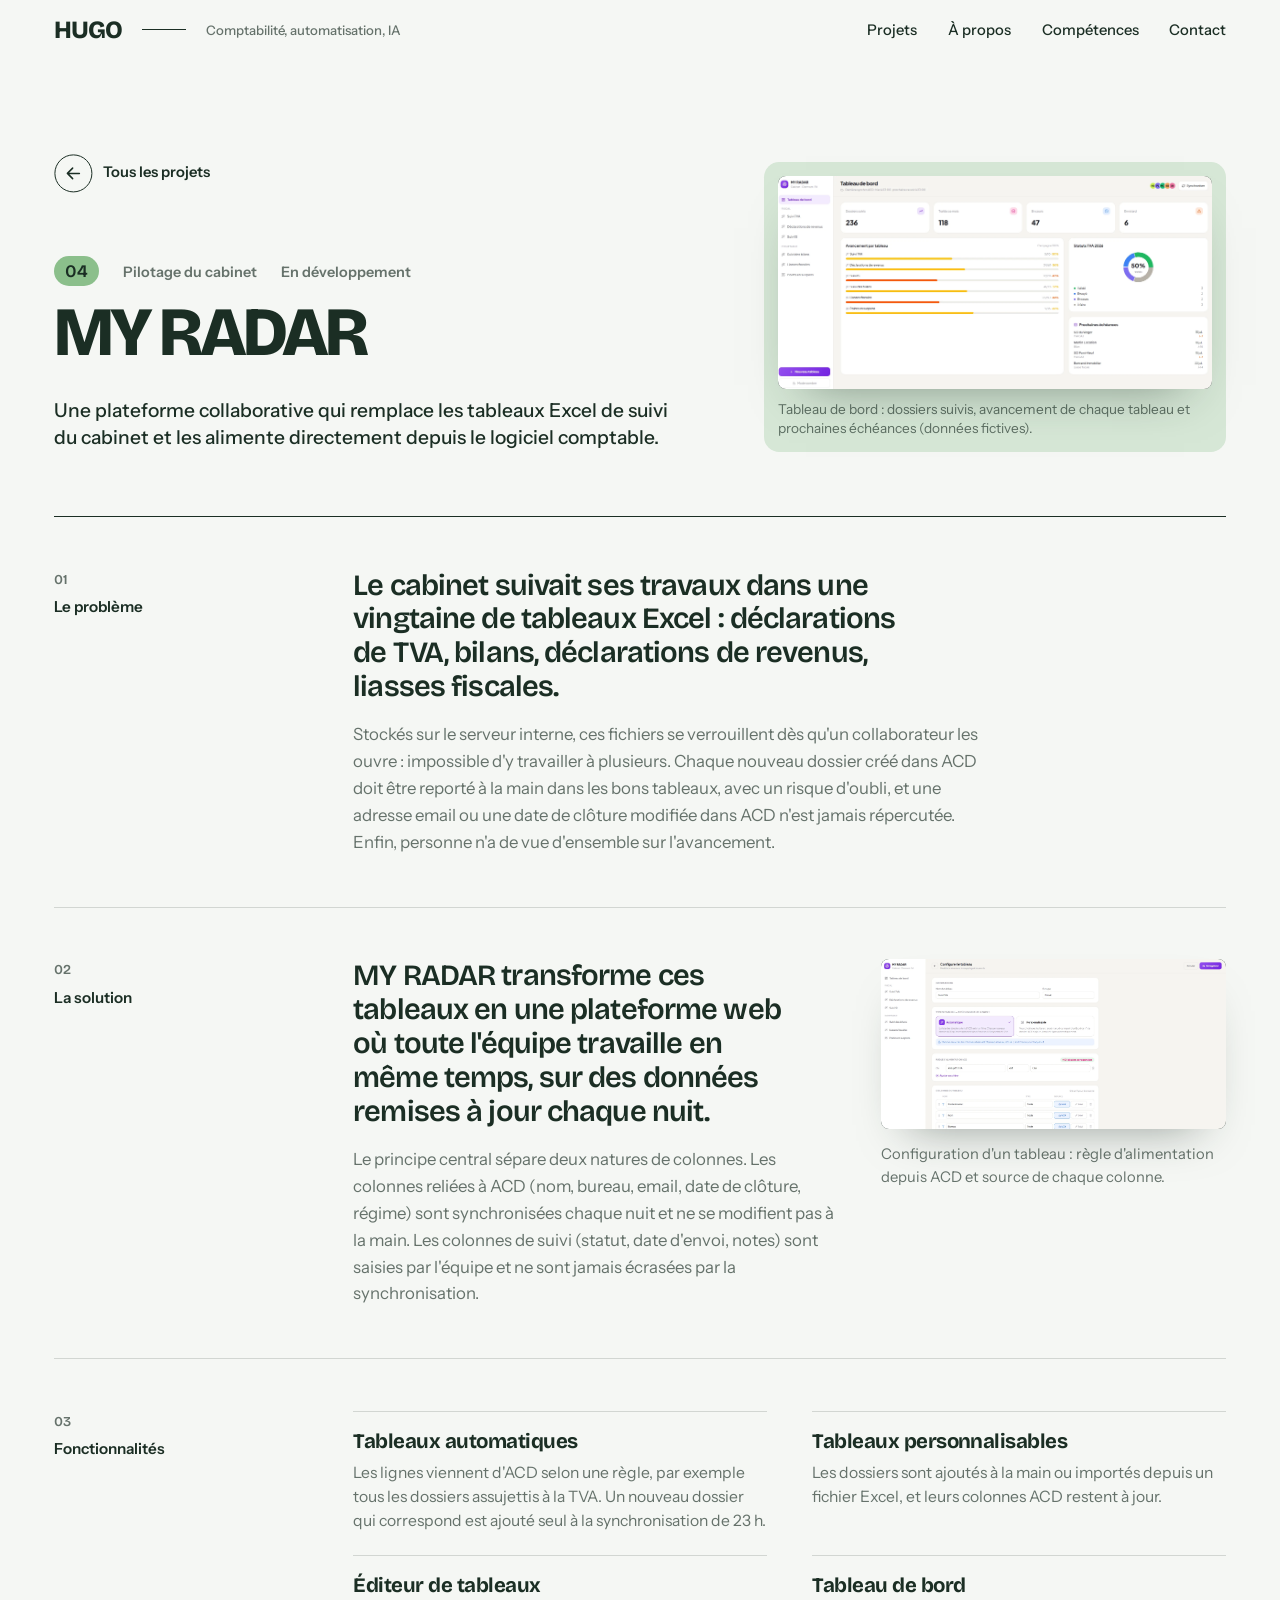
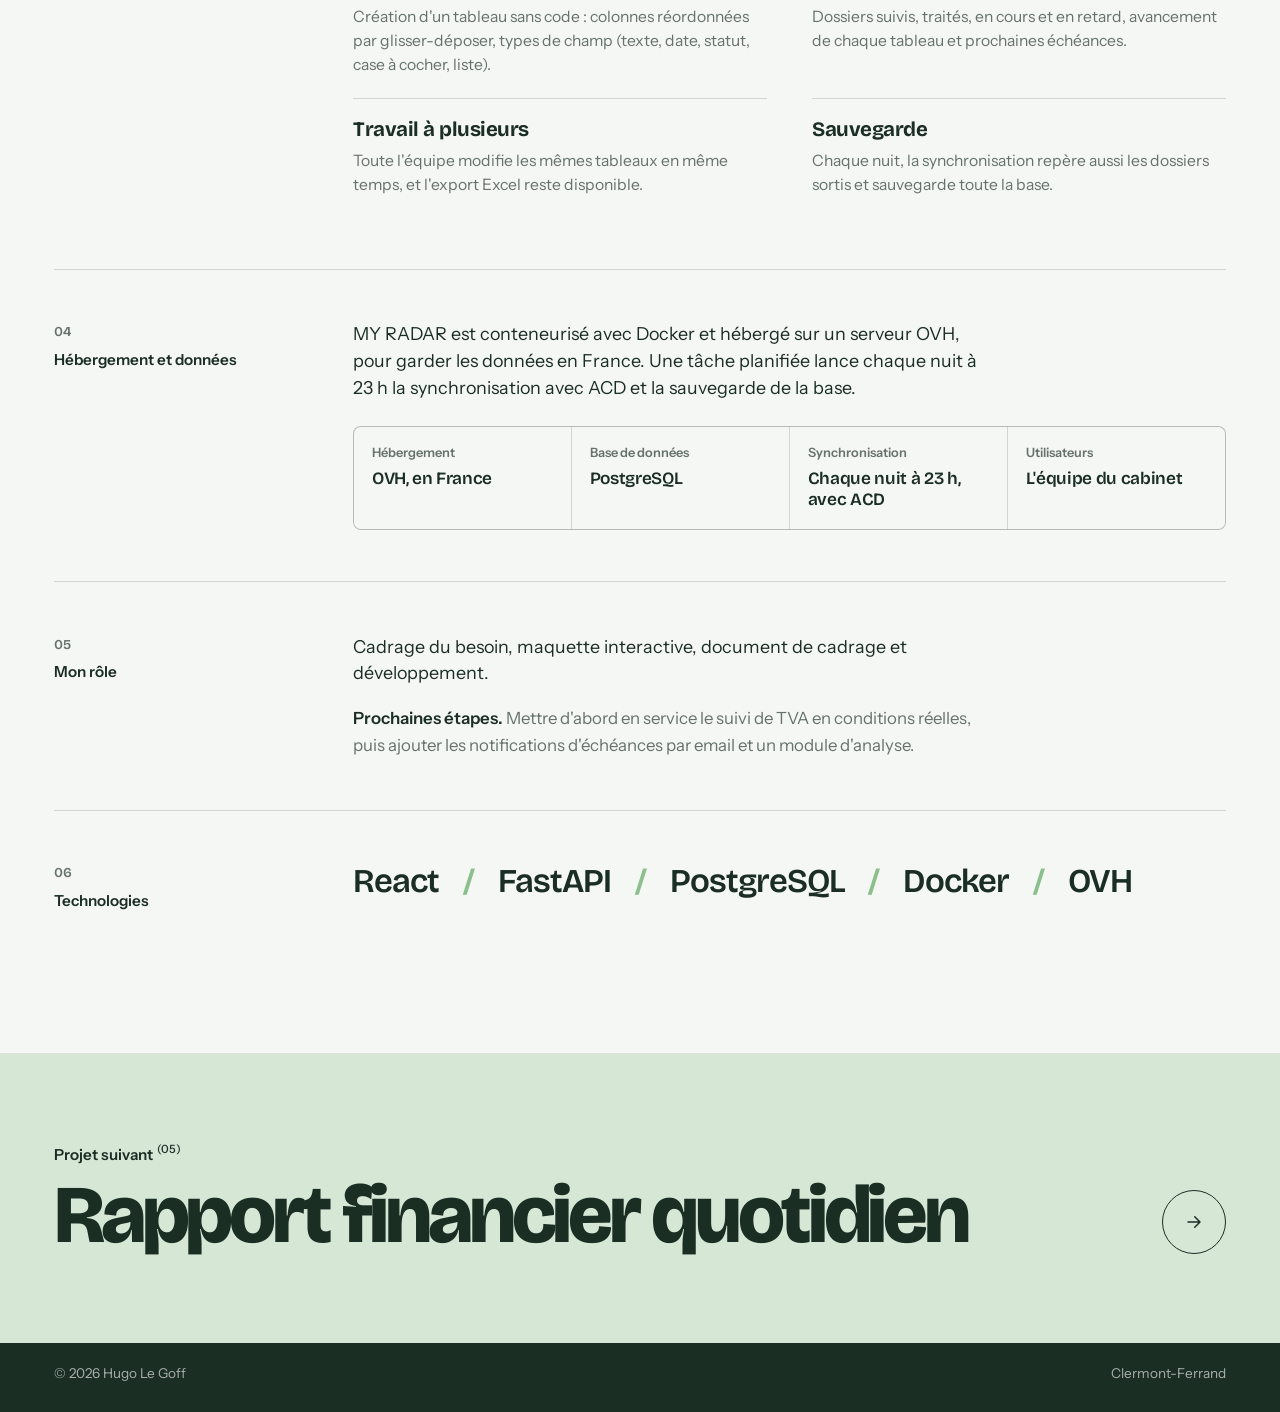
<file: projets/my-radar.html>
<!DOCTYPE html>
<html lang="fr">
<head>
<meta charset="utf-8">
<meta name="viewport" content="width=device-width, initial-scale=1">
<title>MY RADAR — Hugo Le Goff</title>
<meta name="description" content="Une plateforme collaborative qui remplace les tableaux Excel de suivi du cabinet et les alimente directement depuis le logiciel comptable.">
<meta name="theme-color" content="#F5F7F4">
<script>document.documentElement.classList.add('js')</script>
<link rel="preconnect" href="https://fonts.googleapis.com">
<link rel="preconnect" href="https://fonts.gstatic.com" crossorigin>
<link href="https://fonts.googleapis.com/css2?family=Bricolage+Grotesque:opsz,wght@12..96,400..800&family=Instrument+Sans:wght@400;500;600&display=swap" rel="stylesheet">
<link rel="stylesheet" href="../assets/style.css?v=202611181406">
</head>
<body>
<a class="skip" href="#contenu">Aller au contenu</a>

<header class="nav" id="nav">
  <a class="nav__mark" href="../index.html" aria-label="Hugo Le Goff, retour à l'accueil" translate="no">HUGO</a>
  <span class="nav__rule" aria-hidden="true"></span>
  <span class="nav__tag">Comptabilité, automatisation, IA</span>
  <nav aria-label="Navigation principale">
    <ul class="nav__links">
      <li><a href="../projets.html">Projets</a></li>
      <li><a href="../index.html#a-propos">À propos</a></li>
      <li><a href="../index.html#competences">Compétences</a></li>
      <li><a href="../index.html#contact">Contact</a></li>
    </ul>
  </nav>
</header>

<main id="contenu">

<header class="phead phead--split">
  <div class="phead__text">
    <a class="back" href="../projets.html"><i><svg class="arr" viewBox="0 0 24 24" width="18" height="18" aria-hidden="true" focusable="false"><path d="M4 12h16M13 5l7 7-7 7" fill="none" stroke="currentColor" stroke-width="2" stroke-linecap="round" stroke-linejoin="round"/></svg></i><span>Tous les projets</span></a>
    <p class="phead__meta"><span class="phead__n">04</span><span>Pilotage du cabinet</span><span>En développement</span></p>
    <h1 class="phead__title"><span class="line"><span>MY RADAR</span></span></h1>
    <p class="phead__lede" data-reveal>Une plateforme collaborative qui remplace les tableaux Excel de suivi du cabinet et les alimente directement depuis le logiciel comptable.</p>
  </div>
  <div class="phead__media" data-reveal>
    <figure class="phead__fig">
      <button class="zoom" type="button" data-cursor="Agrandir" aria-label="Agrandir la capture">
        <img src="../assets/radar-dash.webp" width="1896" height="930" alt="Tableau de bord : dossiers suivis, avancement de chaque tableau et prochaines échéances (données fictives)." loading="eager" decoding="async">
      </button>
      <figcaption>Tableau de bord&nbsp;: dossiers suivis, avancement de chaque tableau et prochaines échéances (données fictives).</figcaption>
    </figure>
  </div>
</header>

<div class="study">
  <section class="study__row" data-reveal>
    <h2><span>01</span>Le problème</h2>
    <div class="study__body">
      <p class="study__big">Le cabinet suivait ses travaux dans une vingtaine de tableaux Excel&nbsp;: déclarations de TVA, bilans, déclarations de revenus, liasses fiscales.</p>
      <p class="study__p">Stockés sur le serveur interne, ces fichiers se verrouillent dès qu'un collaborateur les ouvre&nbsp;: impossible d'y travailler à plusieurs. Chaque nouveau dossier créé dans ACD doit être reporté à la main dans les bons tableaux, avec un risque d'oubli, et une adresse email ou une date de clôture modifiée dans ACD n'est jamais répercutée. Enfin, personne n'a de vue d'ensemble sur l'avancement.</p>
    </div>
  </section>
  <section class="study__row" data-reveal>
    <h2><span>02</span>La solution</h2>
    <div class="study__body study__body--split">
      <div><p class="study__big">MY RADAR transforme ces tableaux en une plateforme web où toute l'équipe travaille en même temps, sur des données remises à jour chaque nuit.</p>
      <p class="study__p">Le principe central sépare deux natures de colonnes. Les colonnes reliées à ACD (nom, bureau, email, date de clôture, régime) sont synchronisées chaque nuit et ne se modifient pas à la main. Les colonnes de suivi (statut, date d'envoi, notes) sont saisies par l'équipe et ne sont jamais écrasées par la synchronisation.</p></div>
      <figure class="fig">
      <button class="zoom" type="button" data-cursor="Agrandir" aria-label="Agrandir la capture">
        <img src="../assets/radar-config.webp" width="1895" height="934" alt="Configuration d'un tableau : règle d'alimentation depuis ACD et source de chaque colonne." loading="lazy" decoding="async">
      </button>
      <figcaption>Configuration d'un tableau&nbsp;: règle d'alimentation depuis ACD et source de chaque colonne.</figcaption>
    </figure>
    </div>
  </section>
  <section class="study__row" data-reveal>
    <h2><span>03</span>Fonctionnalités</h2>
    <div class="study__body">
      <ul class="feats">
        <li><h3>Tableaux automatiques</h3><p>Les lignes viennent d'ACD selon une règle, par exemple tous les dossiers assujettis à la TVA. Un nouveau dossier qui correspond est ajouté seul à la synchronisation de 23&nbsp;h.</p></li>
        <li><h3>Tableaux personnalisables</h3><p>Les dossiers sont ajoutés à la main ou importés depuis un fichier Excel, et leurs colonnes ACD restent à jour.</p></li>
        <li><h3>Éditeur de tableaux</h3><p>Création d'un tableau sans code&nbsp;: colonnes réordonnées par glisser-déposer, types de champ (texte, date, statut, case à cocher, liste).</p></li>
        <li><h3>Tableau de bord</h3><p>Dossiers suivis, traités, en cours et en retard, avancement de chaque tableau et prochaines échéances.</p></li>
        <li><h3>Travail à plusieurs</h3><p>Toute l'équipe modifie les mêmes tableaux en même temps, et l'export Excel reste disponible.</p></li>
        <li><h3>Sauvegarde</h3><p>Chaque nuit, la synchronisation repère aussi les dossiers sortis et sauvegarde toute la base.</p></li>
      </ul>
    </div>
  </section>
  <section class="study__row" data-reveal>
    <h2><span>04</span>Hébergement et données</h2>
    <div class="study__body">
      <p class="study__p study__p--lead">MY RADAR est conteneurisé avec Docker et hébergé sur un serveur OVH, pour garder les données en France. Une tâche planifiée lance chaque nuit à 23&nbsp;h la synchronisation avec ACD et la sauvegarde de la base.</p>
      <dl class="facts"><div><dt>Hébergement</dt><dd>OVH, en France</dd></div><div><dt>Base de données</dt><dd>PostgreSQL</dd></div><div><dt>Synchronisation</dt><dd>Chaque nuit à 23&nbsp;h, avec ACD</dd></div><div><dt>Utilisateurs</dt><dd>L'équipe du cabinet</dd></div></dl>
    </div>
  </section>
  <section class="study__row" data-reveal>
    <h2><span>05</span>Mon rôle</h2>
    <div class="study__body">
      <p class="study__p study__p--lead">Cadrage du besoin, maquette interactive, document de cadrage et développement.</p>
      <p class="study__p"><b>Prochaines étapes.</b> Mettre d'abord en service le suivi de TVA en conditions réelles, puis ajouter les notifications d'échéances par email et un module d'analyse.</p>
    </div>
  </section>
  <section class="study__row" data-reveal>
    <h2><span>06</span>Technologies</h2>
    <div class="study__body">
      <ul class="tech" translate="no"><li>React</li><li>FastAPI</li><li>PostgreSQL</li><li>Docker</li><li>OVH</li></ul>
    </div>
  </section>
</div>

<a class="next" href="rapport-quotidien.html" data-cursor="Suivant">
  <span class="next__label">Projet suivant<sup>(05)</sup></span>
  <span class="next__title">Rapport financier quotidien</span>
  <span class="next__go"><svg class="arr" viewBox="0 0 24 24" width="18" height="18" aria-hidden="true" focusable="false"><path d="M4 12h16M13 5l7 7-7 7" fill="none" stroke="currentColor" stroke-width="2" stroke-linecap="round" stroke-linejoin="round"/></svg></span>
</a>

</main>

<dialog class="lightbox" aria-label="Capture agrandie">
  <button type="button" class="lightbox__close" aria-label="Fermer"><svg class="arr" viewBox="0 0 24 24" width="18" height="18" aria-hidden="true" focusable="false"><path d="M6 6l12 12M18 6 6 18" fill="none" stroke="currentColor" stroke-width="2" stroke-linecap="round" stroke-linejoin="round"/></svg></button>
  <figure class="lightbox__fig"><img alt=""><figcaption></figcaption></figure>
  <div class="lightbox__nav">
    <button type="button" class="gallery__btn" data-lb="-1" aria-label="Capture précédente"><svg class="arr" viewBox="0 0 24 24" width="18" height="18" aria-hidden="true" focusable="false"><path d="M20 12H4M11 5l-7 7 7 7" fill="none" stroke="currentColor" stroke-width="2" stroke-linecap="round" stroke-linejoin="round"/></svg></button>
    <p class="lightbox__count"></p>
    <button type="button" class="gallery__btn" data-lb="1" aria-label="Capture suivante"><svg class="arr" viewBox="0 0 24 24" width="18" height="18" aria-hidden="true" focusable="false"><path d="M4 12h16M13 5l7 7-7 7" fill="none" stroke="currentColor" stroke-width="2" stroke-linecap="round" stroke-linejoin="round"/></svg></button>
  </div>
</dialog>

<footer class="foot">
  <span>© 2026 Hugo Le Goff</span>
  <span>Clermont-Ferrand</span>
</footer>
<div class="cursor" aria-hidden="true">Voir</div>
<script src="../assets/app.js?v=202611181406" defer></script>
</body>
</html>
</file>
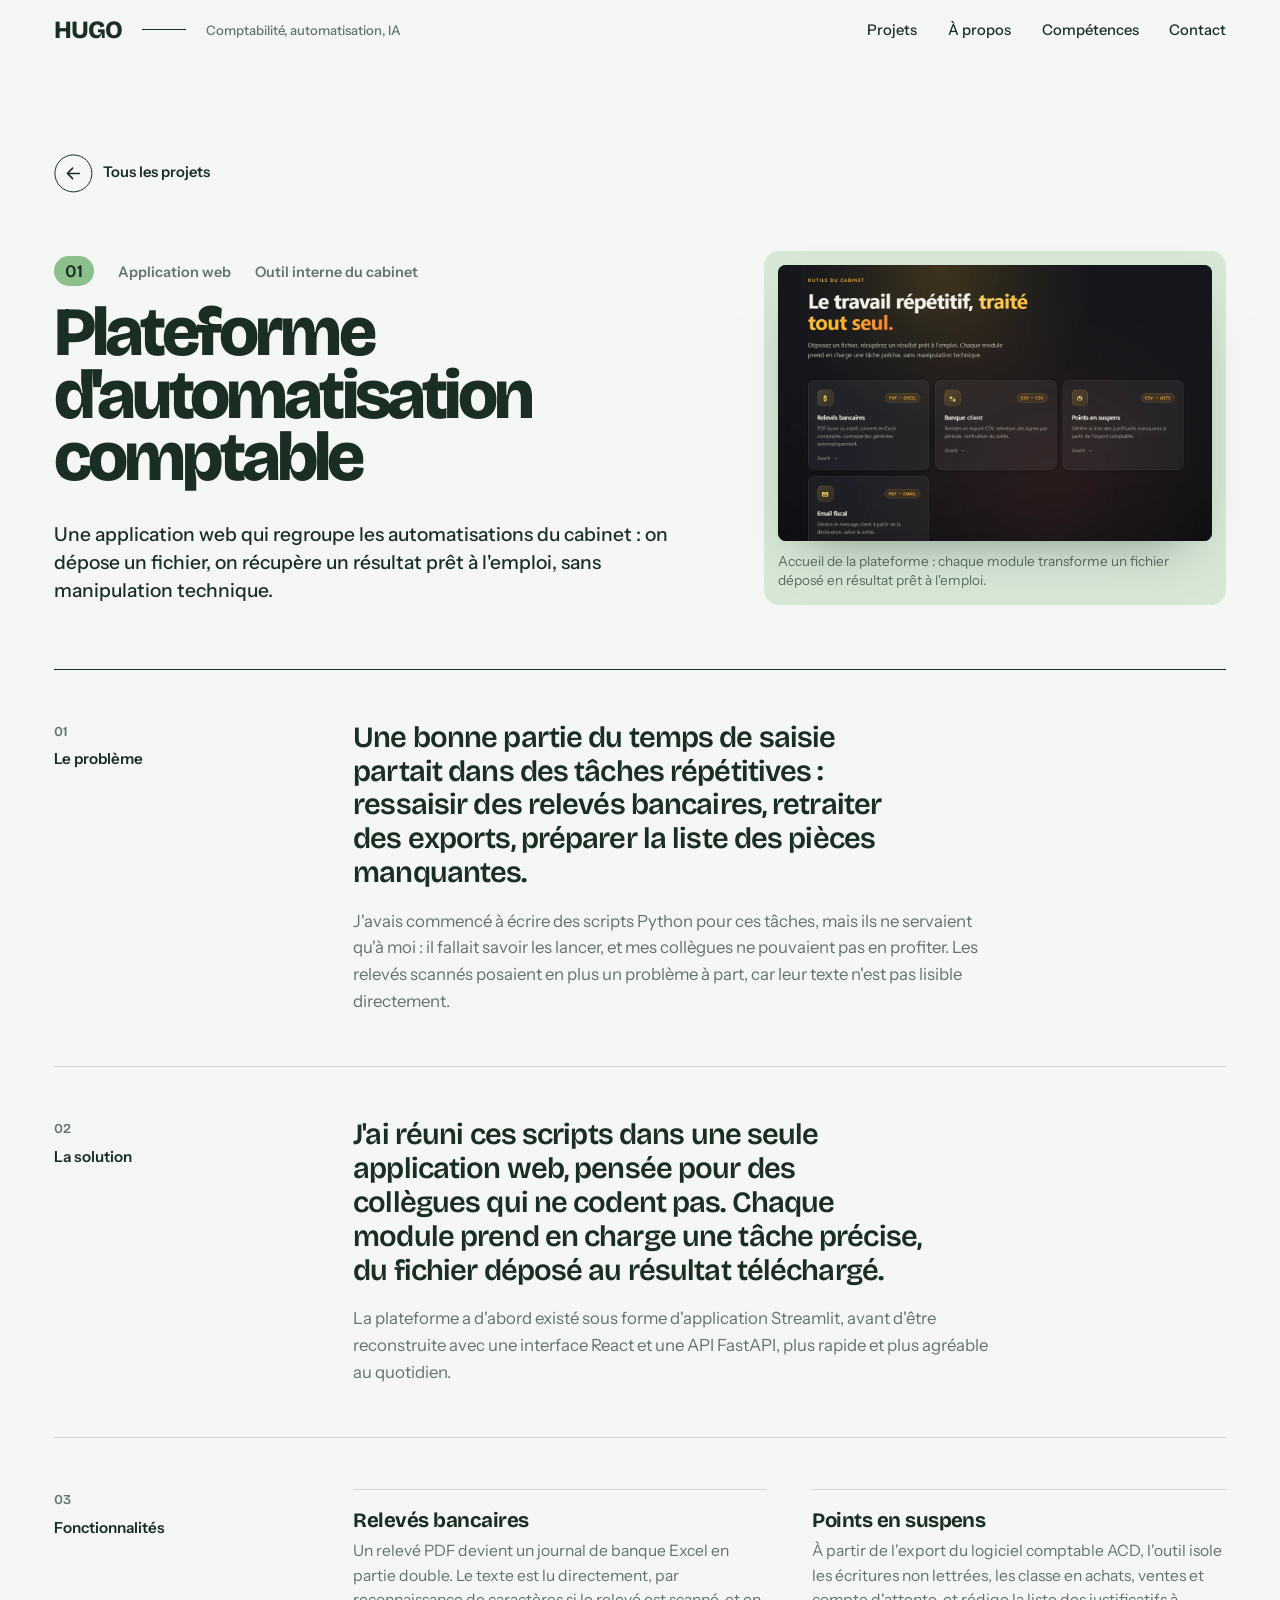
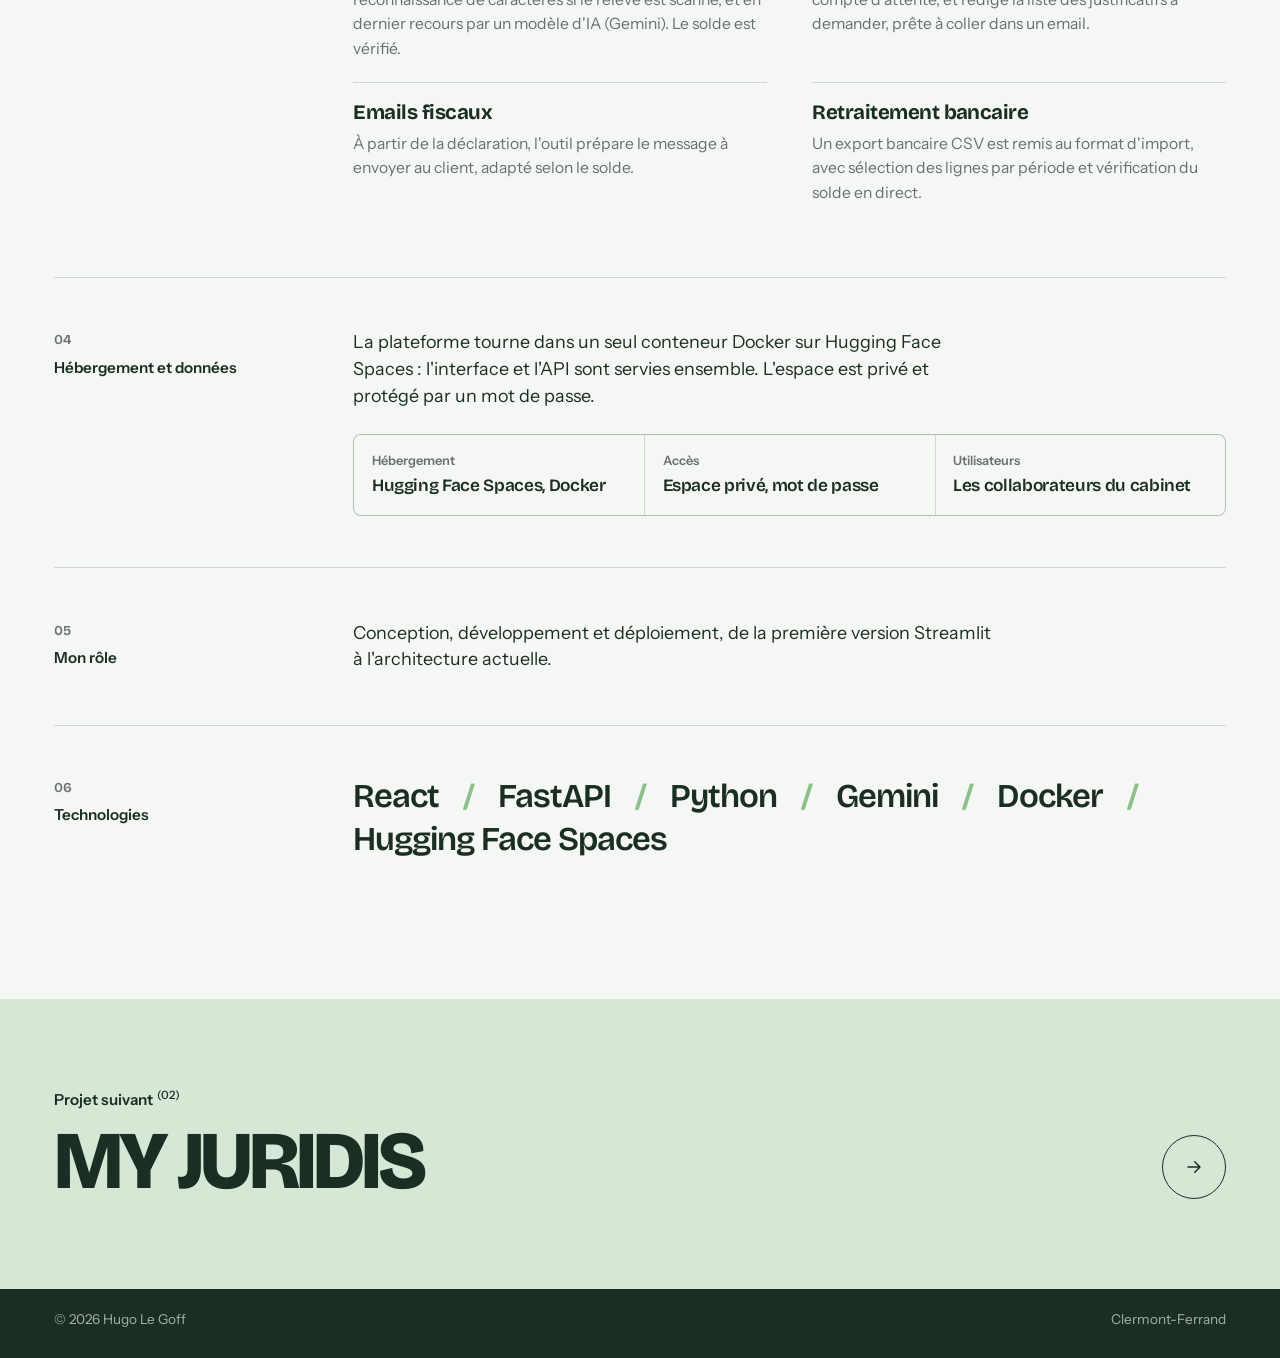
<file: projets/plateforme-automatisation.html>
<!DOCTYPE html>
<html lang="fr">
<head>
<meta charset="utf-8">
<meta name="viewport" content="width=device-width, initial-scale=1">
<title>Plateforme d'automatisation comptable — Hugo Le Goff</title>
<meta name="description" content="Une application web qui regroupe les automatisations du cabinet : on dépose un fichier, on récupère un résultat prêt à l'emploi, sans manipulation technique.">
<meta name="theme-color" content="#F5F7F4">
<script>document.documentElement.classList.add('js')</script>
<link rel="preconnect" href="https://fonts.googleapis.com">
<link rel="preconnect" href="https://fonts.gstatic.com" crossorigin>
<link href="https://fonts.googleapis.com/css2?family=Bricolage+Grotesque:opsz,wght@12..96,400..800&family=Instrument+Sans:wght@400;500;600&display=swap" rel="stylesheet">
<link rel="stylesheet" href="../assets/style.css?v=202611181406">
</head>
<body>
<a class="skip" href="#contenu">Aller au contenu</a>

<header class="nav" id="nav">
  <a class="nav__mark" href="../index.html" aria-label="Hugo Le Goff, retour à l'accueil" translate="no">HUGO</a>
  <span class="nav__rule" aria-hidden="true"></span>
  <span class="nav__tag">Comptabilité, automatisation, IA</span>
  <nav aria-label="Navigation principale">
    <ul class="nav__links">
      <li><a href="../projets.html">Projets</a></li>
      <li><a href="../index.html#a-propos">À propos</a></li>
      <li><a href="../index.html#competences">Compétences</a></li>
      <li><a href="../index.html#contact">Contact</a></li>
    </ul>
  </nav>
</header>

<main id="contenu">

<header class="phead phead--split">
  <div class="phead__text">
    <a class="back" href="../projets.html"><i><svg class="arr" viewBox="0 0 24 24" width="18" height="18" aria-hidden="true" focusable="false"><path d="M4 12h16M13 5l7 7-7 7" fill="none" stroke="currentColor" stroke-width="2" stroke-linecap="round" stroke-linejoin="round"/></svg></i><span>Tous les projets</span></a>
    <p class="phead__meta"><span class="phead__n">01</span><span>Application web</span><span>Outil interne du cabinet</span></p>
    <h1 class="phead__title"><span class="line"><span>Plateforme d'automatisation comptable</span></span></h1>
    <p class="phead__lede" data-reveal>Une application web qui regroupe les automatisations du cabinet&nbsp;: on dépose un fichier, on récupère un résultat prêt à l'emploi, sans manipulation technique.</p>
  </div>
  <div class="phead__media" data-reveal>
    <figure class="phead__fig">
      <button class="zoom" type="button" data-cursor="Agrandir" aria-label="Agrandir la capture">
        <img src="../assets/plateforme-1.webp" width="1182" height="754" alt="Accueil de la plateforme : chaque module transforme un fichier déposé en résultat prêt à l'emploi." loading="eager" decoding="async">
      </button>
      <figcaption>Accueil de la plateforme&nbsp;: chaque module transforme un fichier déposé en résultat prêt à l'emploi.</figcaption>
    </figure>
  </div>
</header>

<div class="study">
  <section class="study__row" data-reveal>
    <h2><span>01</span>Le problème</h2>
    <div class="study__body">
      <p class="study__big">Une bonne partie du temps de saisie partait dans des tâches répétitives&nbsp;: ressaisir des relevés bancaires, retraiter des exports, préparer la liste des pièces manquantes.</p>
      <p class="study__p">J'avais commencé à écrire des scripts Python pour ces tâches, mais ils ne servaient qu'à moi&nbsp;: il fallait savoir les lancer, et mes collègues ne pouvaient pas en profiter. Les relevés scannés posaient en plus un problème à part, car leur texte n'est pas lisible directement.</p>
    </div>
  </section>
  <section class="study__row" data-reveal>
    <h2><span>02</span>La solution</h2>
    <div class="study__body">
      <p class="study__big">J'ai réuni ces scripts dans une seule application web, pensée pour des collègues qui ne codent pas. Chaque module prend en charge une tâche précise, du fichier déposé au résultat téléchargé.</p>
      <p class="study__p">La plateforme a d'abord existé sous forme d'application Streamlit, avant d'être reconstruite avec une interface React et une API FastAPI, plus rapide et plus agréable au quotidien.</p>
    </div>
  </section>
  <section class="study__row" data-reveal>
    <h2><span>03</span>Fonctionnalités</h2>
    <div class="study__body">
      <ul class="feats">
        <li><h3>Relevés bancaires</h3><p>Un relevé PDF devient un journal de banque Excel en partie double. Le texte est lu directement, par reconnaissance de caractères si le relevé est scanné, et en dernier recours par un modèle d'IA (Gemini). Le solde est vérifié.</p></li>
        <li><h3>Points en suspens</h3><p>À partir de l'export du logiciel comptable ACD, l'outil isole les écritures non lettrées, les classe en achats, ventes et compte d'attente, et rédige la liste des justificatifs à demander, prête à coller dans un email.</p></li>
        <li><h3>Emails fiscaux</h3><p>À partir de la déclaration, l'outil prépare le message à envoyer au client, adapté selon le solde.</p></li>
        <li><h3>Retraitement bancaire</h3><p>Un export bancaire CSV est remis au format d'import, avec sélection des lignes par période et vérification du solde en direct.</p></li>
      </ul>
    </div>
  </section>
  <section class="study__row" data-reveal>
    <h2><span>04</span>Hébergement et données</h2>
    <div class="study__body">
      <p class="study__p study__p--lead">La plateforme tourne dans un seul conteneur Docker sur Hugging Face Spaces&nbsp;: l'interface et l'API sont servies ensemble. L'espace est privé et protégé par un mot de passe.</p>
      <dl class="facts"><div><dt>Hébergement</dt><dd>Hugging Face Spaces, Docker</dd></div><div><dt>Accès</dt><dd>Espace privé, mot de passe</dd></div><div><dt>Utilisateurs</dt><dd>Les collaborateurs du cabinet</dd></div></dl>
    </div>
  </section>
  <section class="study__row" data-reveal>
    <h2><span>05</span>Mon rôle</h2>
    <div class="study__body">
      <p class="study__p study__p--lead">Conception, développement et déploiement, de la première version Streamlit à l'architecture actuelle.</p>
    </div>
  </section>
  <section class="study__row" data-reveal>
    <h2><span>06</span>Technologies</h2>
    <div class="study__body">
      <ul class="tech" translate="no"><li>React</li><li>FastAPI</li><li>Python</li><li>Gemini</li><li>Docker</li><li>Hugging Face Spaces</li></ul>
    </div>
  </section>
</div>

<a class="next" href="my-juridis.html" data-cursor="Suivant">
  <span class="next__label">Projet suivant<sup>(02)</sup></span>
  <span class="next__title">MY JURIDIS</span>
  <span class="next__go"><svg class="arr" viewBox="0 0 24 24" width="18" height="18" aria-hidden="true" focusable="false"><path d="M4 12h16M13 5l7 7-7 7" fill="none" stroke="currentColor" stroke-width="2" stroke-linecap="round" stroke-linejoin="round"/></svg></span>
</a>

</main>

<dialog class="lightbox" aria-label="Capture agrandie">
  <button type="button" class="lightbox__close" aria-label="Fermer"><svg class="arr" viewBox="0 0 24 24" width="18" height="18" aria-hidden="true" focusable="false"><path d="M6 6l12 12M18 6 6 18" fill="none" stroke="currentColor" stroke-width="2" stroke-linecap="round" stroke-linejoin="round"/></svg></button>
  <figure class="lightbox__fig"><img alt=""><figcaption></figcaption></figure>
  <div class="lightbox__nav">
    <button type="button" class="gallery__btn" data-lb="-1" aria-label="Capture précédente"><svg class="arr" viewBox="0 0 24 24" width="18" height="18" aria-hidden="true" focusable="false"><path d="M20 12H4M11 5l-7 7 7 7" fill="none" stroke="currentColor" stroke-width="2" stroke-linecap="round" stroke-linejoin="round"/></svg></button>
    <p class="lightbox__count"></p>
    <button type="button" class="gallery__btn" data-lb="1" aria-label="Capture suivante"><svg class="arr" viewBox="0 0 24 24" width="18" height="18" aria-hidden="true" focusable="false"><path d="M4 12h16M13 5l7 7-7 7" fill="none" stroke="currentColor" stroke-width="2" stroke-linecap="round" stroke-linejoin="round"/></svg></button>
  </div>
</dialog>

<footer class="foot">
  <span>© 2026 Hugo Le Goff</span>
  <span>Clermont-Ferrand</span>
</footer>
<div class="cursor" aria-hidden="true">Voir</div>
<script src="../assets/app.js?v=202611181406" defer></script>
</body>
</html>
</file>
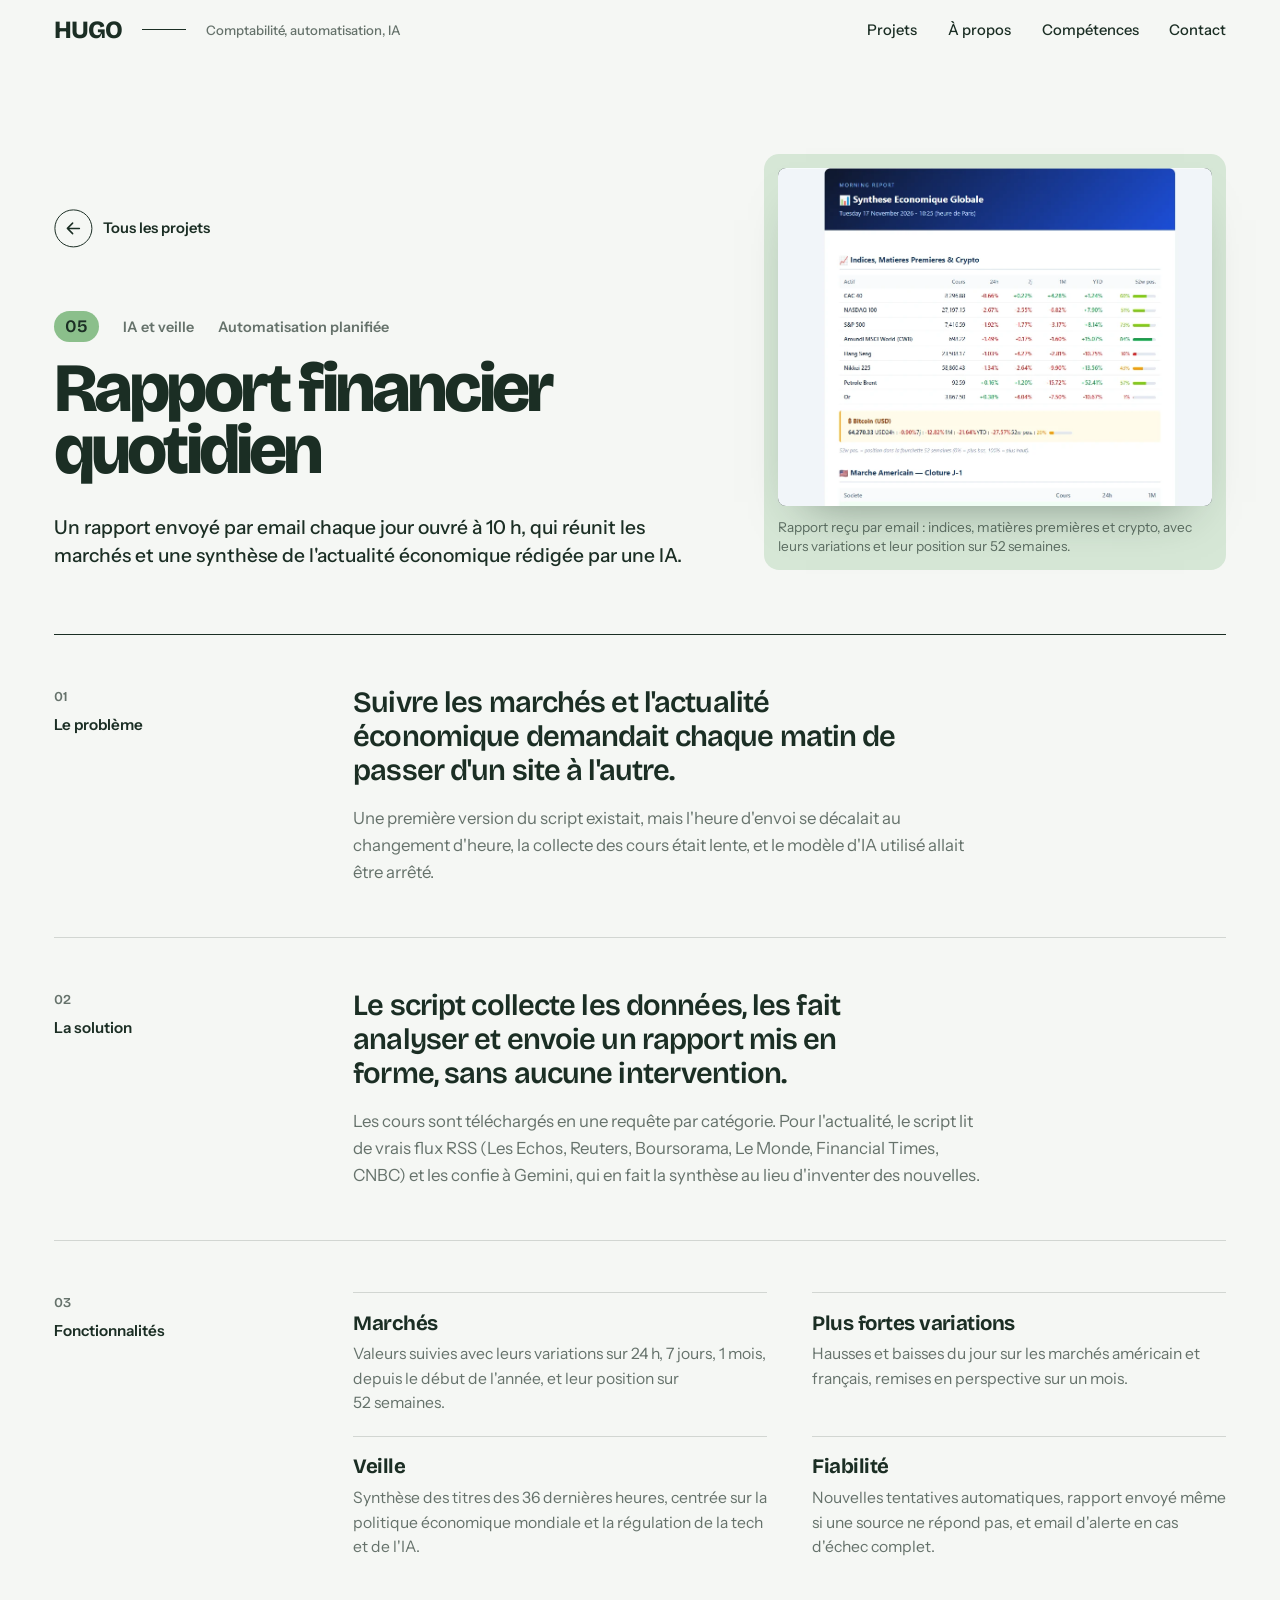
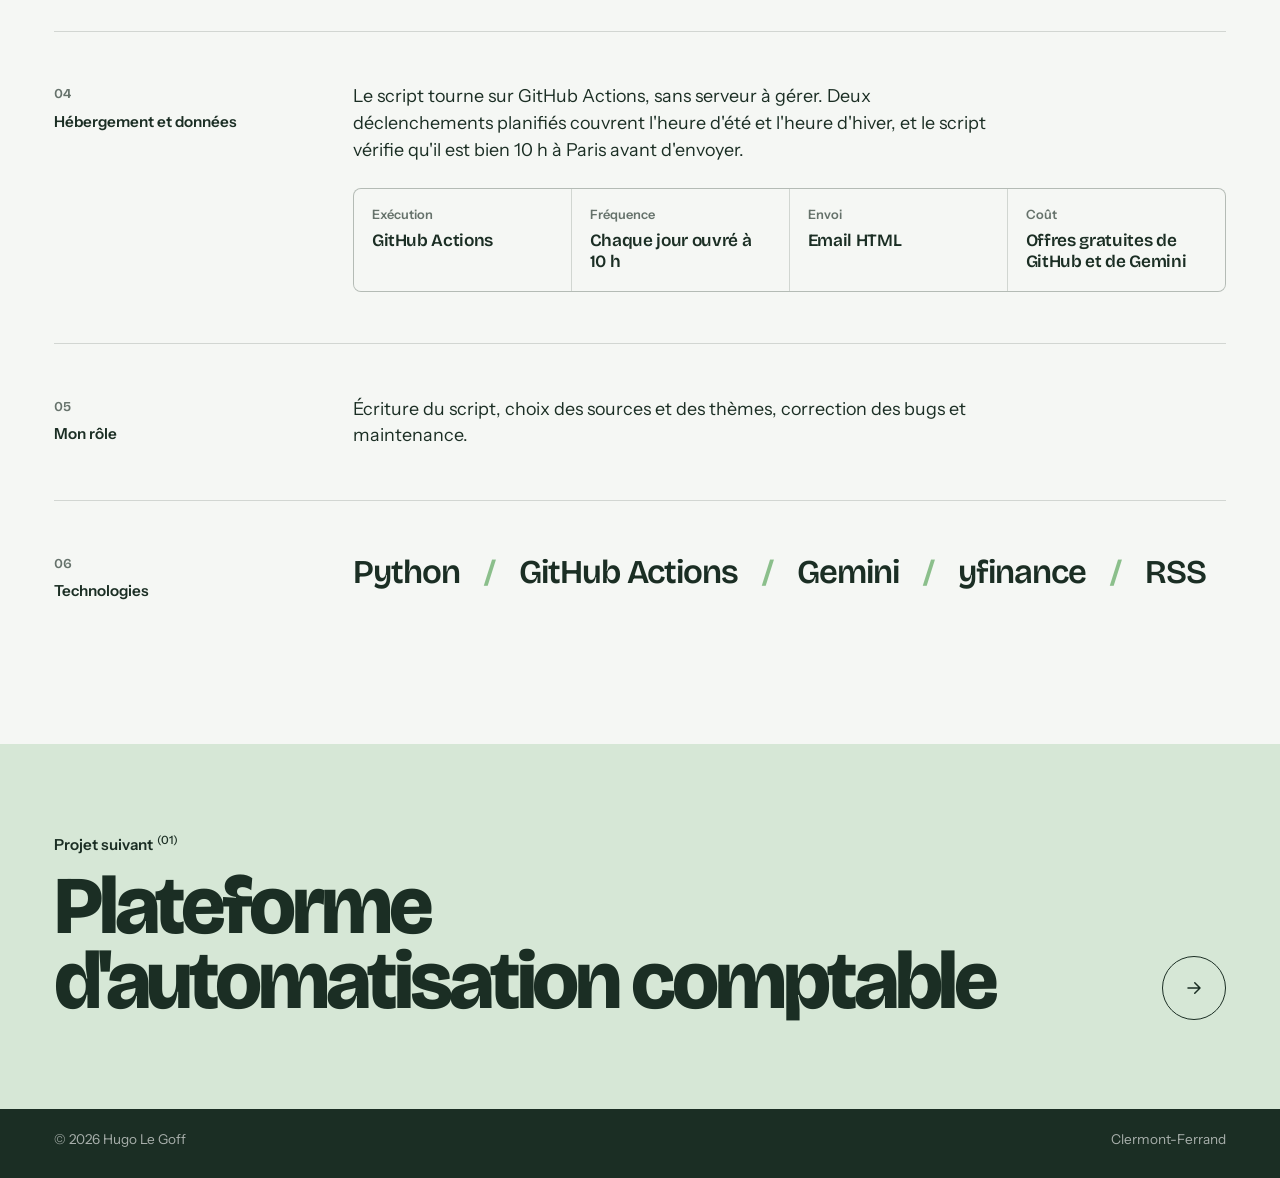
<file: projets/rapport-quotidien.html>
<!DOCTYPE html>
<html lang="fr">
<head>
<meta charset="utf-8">
<meta name="viewport" content="width=device-width, initial-scale=1">
<title>Rapport financier quotidien — Hugo Le Goff</title>
<meta name="description" content="Un rapport envoyé par email chaque jour ouvré à 10 h, qui réunit les marchés et une synthèse de l'actualité économique rédigée par une IA.">
<meta name="theme-color" content="#F5F7F4">
<script>document.documentElement.classList.add('js')</script>
<link rel="preconnect" href="https://fonts.googleapis.com">
<link rel="preconnect" href="https://fonts.gstatic.com" crossorigin>
<link href="https://fonts.googleapis.com/css2?family=Bricolage+Grotesque:opsz,wght@12..96,400..800&family=Instrument+Sans:wght@400;500;600&display=swap" rel="stylesheet">
<link rel="stylesheet" href="../assets/style.css?v=202611181406">
</head>
<body>
<a class="skip" href="#contenu">Aller au contenu</a>

<header class="nav" id="nav">
  <a class="nav__mark" href="../index.html" aria-label="Hugo Le Goff, retour à l'accueil" translate="no">HUGO</a>
  <span class="nav__rule" aria-hidden="true"></span>
  <span class="nav__tag">Comptabilité, automatisation, IA</span>
  <nav aria-label="Navigation principale">
    <ul class="nav__links">
      <li><a href="../projets.html">Projets</a></li>
      <li><a href="../index.html#a-propos">À propos</a></li>
      <li><a href="../index.html#competences">Compétences</a></li>
      <li><a href="../index.html#contact">Contact</a></li>
    </ul>
  </nav>
</header>

<main id="contenu">

<header class="phead phead--split">
  <div class="phead__text">
    <a class="back" href="../projets.html"><i><svg class="arr" viewBox="0 0 24 24" width="18" height="18" aria-hidden="true" focusable="false"><path d="M4 12h16M13 5l7 7-7 7" fill="none" stroke="currentColor" stroke-width="2" stroke-linecap="round" stroke-linejoin="round"/></svg></i><span>Tous les projets</span></a>
    <p class="phead__meta"><span class="phead__n">05</span><span>IA et veille</span><span>Automatisation planifiée</span></p>
    <h1 class="phead__title"><span class="line"><span>Rapport financier quotidien</span></span></h1>
    <p class="phead__lede" data-reveal>Un rapport envoyé par email chaque jour ouvré à 10&nbsp;h, qui réunit les marchés et une synthèse de l'actualité économique rédigée par une IA.</p>
  </div>
  <div class="phead__media" data-reveal>
    <figure class="phead__fig">
      <button class="zoom" type="button" data-cursor="Agrandir" aria-label="Agrandir la capture">
        <img src="../assets/rapport-1.webp" width="941" height="735" alt="Rapport reçu par email : indices, matières premières et crypto, avec leurs variations et leur position sur 52 semaines." loading="eager" decoding="async">
      </button>
      <figcaption>Rapport reçu par email&nbsp;: indices, matières premières et crypto, avec leurs variations et leur position sur 52&nbsp;semaines.</figcaption>
    </figure>
  </div>
</header>

<div class="study">
  <section class="study__row" data-reveal>
    <h2><span>01</span>Le problème</h2>
    <div class="study__body">
      <p class="study__big">Suivre les marchés et l'actualité économique demandait chaque matin de passer d'un site à l'autre.</p>
      <p class="study__p">Une première version du script existait, mais l'heure d'envoi se décalait au changement d'heure, la collecte des cours était lente, et le modèle d'IA utilisé allait être arrêté.</p>
    </div>
  </section>
  <section class="study__row" data-reveal>
    <h2><span>02</span>La solution</h2>
    <div class="study__body">
      <p class="study__big">Le script collecte les données, les fait analyser et envoie un rapport mis en forme, sans aucune intervention.</p>
      <p class="study__p">Les cours sont téléchargés en une requête par catégorie. Pour l'actualité, le script lit de vrais flux RSS (Les Echos, Reuters, Boursorama, Le Monde, Financial Times, CNBC) et les confie à Gemini, qui en fait la synthèse au lieu d'inventer des nouvelles.</p>
    </div>
  </section>
  <section class="study__row" data-reveal>
    <h2><span>03</span>Fonctionnalités</h2>
    <div class="study__body">
      <ul class="feats">
        <li><h3>Marchés</h3><p>Valeurs suivies avec leurs variations sur 24&nbsp;h, 7&nbsp;jours, 1&nbsp;mois, depuis le début de l'année, et leur position sur 52&nbsp;semaines.</p></li>
        <li><h3>Plus fortes variations</h3><p>Hausses et baisses du jour sur les marchés américain et français, remises en perspective sur un mois.</p></li>
        <li><h3>Veille</h3><p>Synthèse des titres des 36 dernières heures, centrée sur la politique économique mondiale et la régulation de la tech et de l'IA.</p></li>
        <li><h3>Fiabilité</h3><p>Nouvelles tentatives automatiques, rapport envoyé même si une source ne répond pas, et email d'alerte en cas d'échec complet.</p></li>
      </ul>
    </div>
  </section>
  <section class="study__row" data-reveal>
    <h2><span>04</span>Hébergement et données</h2>
    <div class="study__body">
      <p class="study__p study__p--lead">Le script tourne sur GitHub Actions, sans serveur à gérer. Deux déclenchements planifiés couvrent l'heure d'été et l'heure d'hiver, et le script vérifie qu'il est bien 10&nbsp;h à Paris avant d'envoyer.</p>
      <dl class="facts"><div><dt>Exécution</dt><dd>GitHub Actions</dd></div><div><dt>Fréquence</dt><dd>Chaque jour ouvré à 10&nbsp;h</dd></div><div><dt>Envoi</dt><dd>Email HTML</dd></div><div><dt>Coût</dt><dd>Offres gratuites de GitHub et de Gemini</dd></div></dl>
    </div>
  </section>
  <section class="study__row" data-reveal>
    <h2><span>05</span>Mon rôle</h2>
    <div class="study__body">
      <p class="study__p study__p--lead">Écriture du script, choix des sources et des thèmes, correction des bugs et maintenance.</p>
    </div>
  </section>
  <section class="study__row" data-reveal>
    <h2><span>06</span>Technologies</h2>
    <div class="study__body">
      <ul class="tech" translate="no"><li>Python</li><li>GitHub Actions</li><li>Gemini</li><li>yfinance</li><li>RSS</li></ul>
    </div>
  </section>
</div>

<a class="next" href="plateforme-automatisation.html" data-cursor="Suivant">
  <span class="next__label">Projet suivant<sup>(01)</sup></span>
  <span class="next__title">Plateforme d'automatisation comptable</span>
  <span class="next__go"><svg class="arr" viewBox="0 0 24 24" width="18" height="18" aria-hidden="true" focusable="false"><path d="M4 12h16M13 5l7 7-7 7" fill="none" stroke="currentColor" stroke-width="2" stroke-linecap="round" stroke-linejoin="round"/></svg></span>
</a>

</main>

<dialog class="lightbox" aria-label="Capture agrandie">
  <button type="button" class="lightbox__close" aria-label="Fermer"><svg class="arr" viewBox="0 0 24 24" width="18" height="18" aria-hidden="true" focusable="false"><path d="M6 6l12 12M18 6 6 18" fill="none" stroke="currentColor" stroke-width="2" stroke-linecap="round" stroke-linejoin="round"/></svg></button>
  <figure class="lightbox__fig"><img alt=""><figcaption></figcaption></figure>
  <div class="lightbox__nav">
    <button type="button" class="gallery__btn" data-lb="-1" aria-label="Capture précédente"><svg class="arr" viewBox="0 0 24 24" width="18" height="18" aria-hidden="true" focusable="false"><path d="M20 12H4M11 5l-7 7 7 7" fill="none" stroke="currentColor" stroke-width="2" stroke-linecap="round" stroke-linejoin="round"/></svg></button>
    <p class="lightbox__count"></p>
    <button type="button" class="gallery__btn" data-lb="1" aria-label="Capture suivante"><svg class="arr" viewBox="0 0 24 24" width="18" height="18" aria-hidden="true" focusable="false"><path d="M4 12h16M13 5l7 7-7 7" fill="none" stroke="currentColor" stroke-width="2" stroke-linecap="round" stroke-linejoin="round"/></svg></button>
  </div>
</dialog>

<footer class="foot">
  <span>© 2026 Hugo Le Goff</span>
  <span>Clermont-Ferrand</span>
</footer>
<div class="cursor" aria-hidden="true">Voir</div>
<script src="../assets/app.js?v=202611181406" defer></script>
</body>
</html>
</file>
<file: assets/style.css>
:root{
  --bg:#F5F7F4;
  --forest:#1B2E24;
  --sage:#8BBF8B;
  --pastel:#D6E7D6;
  --white:#FFFFFF;
  --soft:rgba(27,46,36,.66);
  --line:rgba(27,46,36,.16);
  --display:"Bricolage Grotesque","Arial Narrow","Helvetica Neue",Arial,sans-serif;
  --body:"Instrument Sans",system-ui,-apple-system,"Segoe UI",sans-serif;
  --gutter:clamp(1.25rem,4.2vw,4.5rem);
  --ease:cubic-bezier(.2,.7,.1,1);
}
*,*::before,*::after{box-sizing:border-box}
html{scroll-behavior:smooth;-webkit-text-size-adjust:100%}
body{
  margin:0;background:var(--bg);color:var(--forest);
  font-family:var(--body);font-size:1.0625rem;line-height:1.55;
  -webkit-font-smoothing:antialiased;overflow-x:hidden;
  -webkit-tap-highlight-color:rgba(139,191,139,.35);
}
a{color:inherit;touch-action:manipulation}
h1,h2,h3,p{margin:0}
h1,h2,h3{font-family:var(--display);font-weight:700;letter-spacing:-.035em;text-wrap:balance}
sup{font-family:var(--body);font-weight:500;font-size:.2em;letter-spacing:0;vertical-align:top;position:relative;top:.9em;margin-left:.4em}
:focus-visible{outline:2px solid var(--forest);outline-offset:4px;border-radius:4px}
::selection{background:var(--sage);color:var(--forest)}
[id]{scroll-margin-top:5rem}
.skip{position:absolute;left:var(--gutter);top:-4rem;background:var(--forest);color:var(--white);padding:.6rem 1rem;z-index:50;text-decoration:none}
.skip:focus{top:1rem}
.arr{display:block}

/* ---------- Apparitions ---------- */
.js [data-reveal]{opacity:0;transform:translateY(1.6rem);transition:opacity .9s var(--ease),transform .9s var(--ease)}
.js [data-reveal].is-in{opacity:1;transform:none}
.line{display:block;overflow:hidden;padding-bottom:.08em;margin-bottom:-.08em}
.line > span{display:block}
.js .line > span{transform:translateY(108%);transition:transform 1.1s var(--ease)}
.js .is-ready .line > span{transform:none}
.js .line:nth-child(2) > span{transition-delay:.09s}
.js .line:nth-child(3) > span{transition-delay:.18s}

/* ---------- Navigation ---------- */
.nav{
  position:fixed;inset:0 0 auto 0;z-index:30;
  display:flex;align-items:center;gap:1.25rem;
  padding:1.1rem var(--gutter);
  transition:background-color .35s ease,box-shadow .35s ease;
}
.nav.is-stuck{background:rgba(245,247,244,.9);-webkit-backdrop-filter:blur(10px);backdrop-filter:blur(10px);box-shadow:0 1px 0 var(--line)}
.nav__mark{font-family:var(--display);font-weight:800;font-size:1.55rem;letter-spacing:-.04em;text-decoration:none;line-height:1}
.nav__rule{width:2.75rem;height:1px;background:var(--forest)}
.nav__tag{font-size:.82rem;font-weight:500;color:var(--soft)}
.nav nav{margin-left:auto}
.nav__links{display:flex;gap:clamp(1rem,2.4vw,2.2rem);list-style:none;margin:0;padding:0;font-size:.92rem;font-weight:500}
.nav__links a{text-decoration:none;padding:.3rem 0;background:linear-gradient(currentColor,currentColor) left bottom/0 1.5px no-repeat;transition:background-size .35s var(--ease)}
.nav__links a:hover{background-size:100% 1.5px}

/* ---------- Index latéral ---------- */
.index{
  position:fixed;right:calc(var(--gutter) * .45);top:50%;transform:translateY(-50%);z-index:20;
  display:grid;gap:1.1rem;font-family:var(--display);font-weight:600;font-size:.95rem;
  mix-blend-mode:difference;color:#fff;
}
.index a{position:relative;text-decoration:none;opacity:.45;transition:opacity .3s ease;padding-right:0}
.index a::after{content:"";position:absolute;left:calc(100% + .5rem);top:50%;width:0;height:1.5px;background:currentColor;transition:width .4s var(--ease)}
.index a[aria-current="true"]{opacity:1}
.index a[aria-current="true"]::after{width:1.6rem}
.index a:hover{opacity:1}

/* ---------- Hero ---------- */
.hero{
  position:relative;min-height:100svh;isolation:isolate;overflow:hidden;
  display:grid;align-items:center;
  padding:6.5rem var(--gutter) 4rem;
  background-image:
    linear-gradient(90deg,var(--line) 1px,transparent 1px);
  background-size:calc((100vw - 2 * var(--gutter)) / 6) 100%;
  background-position:var(--gutter) 0;
}
.hero::after{content:"";position:absolute;inset:auto 0 0 0;height:1px;background:var(--line)}
.hero__art{position:absolute;inset:0;z-index:-1;pointer-events:none}
.shape{position:absolute;display:block;will-change:transform}
.shape--disc{width:44vw;height:44vw;right:3vw;top:50%;margin-top:-23vw;border-radius:50%;background:var(--pastel)}
.shape--half{width:13vw;height:26vw;right:33vw;top:50%;margin-top:-25vw;border-radius:26vw 0 0 26vw;background:var(--forest)}
.shape--quarter{width:12vw;height:12vw;right:9vw;bottom:9%;border-radius:12vw 0 0 0;background:var(--sage)}
.shape--dots{width:7.5rem;height:7.5rem;right:7vw;top:36%;background:radial-gradient(circle,var(--forest) 1.3px,transparent 1.6px) 0 0/15px 15px;opacity:.55}
.shape--plus{width:2rem;height:2rem;right:50vw;top:15%;background:
  linear-gradient(var(--forest),var(--forest)) center/100% 3px no-repeat,
  linear-gradient(var(--forest),var(--forest)) center/3px 100% no-repeat}
.shape--sq{width:1.15rem;height:1.15rem;right:49vw;bottom:22%;background:var(--forest)}
.hero__img{
  position:absolute;right:4vw;top:50%;width:48vw;max-width:none;height:auto;margin-top:-19vw;
  filter:drop-shadow(0 2.5rem 2.5rem rgba(27,46,36,.2));will-change:transform;
}
.js .hero__img{opacity:0;transition:opacity 1.4s ease .15s}
.js .is-ready .hero__img{opacity:1}
.hero__copy{position:relative;max-width:min(100%,60rem)}
.pill{
  display:inline-flex;align-items:center;gap:.6rem;padding:.4rem 1rem;border:1.5px solid var(--forest);border-radius:999px;
  font-size:.86rem;font-weight:600;background:var(--bg);
}
.pill__dot{width:.6rem;height:.6rem;border-radius:50%;background:var(--sage)}
.hero__title{
  margin-top:1.4rem;font-size:clamp(2.4rem,6.1vw,7rem);line-height:.9;font-weight:800;letter-spacing:-.055em;
  text-wrap:wrap;
}
.hero__title mark{
  color:inherit;background:linear-gradient(var(--sage),var(--sage)) 0 62%/100% 42% no-repeat;
  padding:0 .06em;margin:0 -.06em;
}
.hero__lede{max-width:33rem;margin-top:clamp(1.4rem,2.6vw,2.4rem);font-size:clamp(1.05rem,1.45vw,1.3rem);line-height:1.45;font-weight:500}
.hero__cta{display:flex;flex-wrap:wrap;align-items:center;gap:1.5rem 2.25rem;margin-top:clamp(1.5rem,2.6vw,2.4rem)}
.btn{
  display:inline-flex;align-items:center;gap:1.4rem;padding:.55rem .6rem .55rem 1.6rem;border-radius:999px;
  background:var(--forest);color:var(--white);text-decoration:none;font-weight:600;font-size:1rem;
  transition:background-color .3s ease,padding .4s var(--ease);
}
.btn i{display:grid;place-items:center;width:2.6rem;height:2.6rem;border-radius:50%;background:var(--white);color:var(--forest);transition:transform .45s var(--ease),background-color .3s ease}
.btn:hover{padding-left:1.9rem}
.btn:hover i{transform:translateX(.25rem) rotate(-45deg);background:var(--sage)}
.scroll{display:inline-flex;align-items:center;gap:.8rem;text-decoration:none;font-weight:500;font-size:.95rem}
.scroll i{display:grid;place-items:center;width:2.9rem;height:2.9rem;border-radius:50%;border:1.5px solid var(--forest);overflow:hidden}
.scroll:hover .arr{animation:drop .7s var(--ease)}
@keyframes drop{0%{transform:none}49%{transform:translateY(160%)}50%{transform:translateY(-160%)}100%{transform:none}}
.note{position:absolute;font-size:.75rem;line-height:1.35;color:var(--soft);font-weight:500}
.note--a{right:7vw;top:6.2rem;text-align:right}
.note--b{right:var(--gutter);bottom:2rem;text-align:right}

/* ---------- En-têtes de section ---------- */
.sec-head{
  display:grid;grid-template-columns:minmax(0,8fr) minmax(0,4fr);gap:1.5rem clamp(1.5rem,5vw,5rem);align-items:end;
  margin-bottom:clamp(2rem,5vw,4.5rem);
}
.sec-head h2{font-size:clamp(2.7rem,8.6vw,8.4rem);line-height:.88;font-weight:800;letter-spacing:-.055em}
.sec-head p{max-width:30rem;font-size:1.08rem;padding-bottom:.6rem}

/* ---------- Projets ---------- */
.projects{padding:clamp(5rem,11vw,10rem) var(--gutter) clamp(4rem,9vw,8rem)}
.cases{list-style:none;margin:0;padding:0;border-top:1.5px solid var(--forest)}
.case{border-bottom:1px solid var(--line)}
.case a{
  position:relative;display:grid;grid-template-columns:minmax(3rem,1fr) minmax(0,6fr) minmax(0,4fr) minmax(3rem,1fr);
  gap:1rem clamp(1rem,3vw,3rem);align-items:center;
  padding:clamp(1.5rem,3.2vw,3rem) clamp(.5rem,1.4vw,1.5rem);text-decoration:none;isolation:isolate;
  transition:color .45s var(--ease);
}
.case a::before{
  content:"";position:absolute;inset:0;z-index:-1;background:var(--forest);
  transform:scaleY(0);transform-origin:50% 100%;transition:transform .55s var(--ease);
}
.case__num{font-family:var(--display);font-weight:600;font-size:1rem;font-variant-numeric:tabular-nums;align-self:start;padding-top:.5rem}
.case__main{display:grid;gap:.5rem;min-width:0}
.case__cat{font-size:.85rem;font-weight:600;color:var(--soft);transition:color .45s var(--ease)}
.case__title{font-family:var(--display);font-weight:700;font-size:clamp(1.7rem,4.3vw,4.1rem);line-height:.98;letter-spacing:-.04em;text-wrap:balance}
.case__side{display:grid;gap:.7rem;font-size:.98rem;min-width:0}
.case__tech{font-size:.84rem;font-weight:600;color:var(--soft);transition:color .45s var(--ease)}
.case__go{
  justify-self:end;display:grid;place-items:center;width:3.2rem;height:3.2rem;border-radius:50%;border:1.5px solid currentColor;
  transition:transform .55s var(--ease),background-color .45s ease,color .45s ease,border-color .45s ease;
}
@media (hover:hover){
  .case a:hover,.case a:focus-visible{color:var(--white)}
  .case a:hover::before,.case a:focus-visible::before{transform:scaleY(1)}
  .case a:hover .case__cat,.case a:hover .case__tech,.case a:focus-visible .case__cat,.case a:focus-visible .case__tech{color:var(--sage)}
  .case a:hover .case__go,.case a:focus-visible .case__go{transform:rotate(45deg);background:var(--sage);border-color:var(--sage);color:var(--forest)}
}

/* ---------- À propos ---------- */
.about{
  padding:clamp(4rem,9vw,8rem) var(--gutter);background:var(--white);
  display:grid;grid-template-columns:repeat(12,minmax(0,1fr));gap:2rem clamp(1rem,2vw,2rem);
}
.about__label,.contact__label{font-size:.9rem;font-weight:600;grid-column:1 / span 2}
.about__label::before,.contact__label::before{content:"";display:inline-block;width:.6rem;height:.6rem;border-radius:50%;background:var(--sage);margin-right:.6rem}
.about__lead{grid-column:3 / -1;font-size:clamp(2rem,5.2vw,5rem);line-height:1;letter-spacing:-.045em;max-width:20ch}
.about__cols{grid-column:3 / -1;display:grid;grid-template-columns:minmax(0,1fr);gap:1.1rem;max-width:42rem;margin-top:clamp(1rem,3vw,2.5rem);font-size:1.1rem;line-height:1.65}

/* ---------- Parcours ---------- */
.path{grid-column:3 / -1;display:grid;grid-template-columns:repeat(2,minmax(0,1fr));gap:2.5rem clamp(1.5rem,4vw,4rem);margin-top:clamp(2.5rem,6vw,5rem)}
.path h3{font-family:var(--body);font-size:.9rem;font-weight:600;letter-spacing:0;padding-bottom:.9rem;border-bottom:1.5px solid var(--forest)}
.path ol{list-style:none;margin:0;padding:0}
.path li{display:grid;grid-template-columns:6.2rem minmax(0,1fr);gap:.2rem 1rem;padding:1.1rem 0;border-bottom:1px solid var(--line)}
.path time,.path__when{font-family:var(--display);font-weight:600;font-variant-numeric:tabular-nums;font-size:.95rem;padding-top:.15rem}
.path b{display:block;font-family:var(--display);font-weight:700;font-size:1.25rem;line-height:1.15;letter-spacing:-.025em}
.path i{display:block;font-style:normal;font-weight:500;font-size:.92rem;margin-top:.2rem}
.path p{margin-top:.45rem;font-size:.95rem;color:var(--soft)}

/* ---------- Compétences ---------- */
.skills{padding:clamp(4.5rem,10vw,9rem) var(--gutter);background:var(--pastel)}
.skill-list{list-style:none;margin:0;padding:0;border-top:1.5px solid var(--forest)}
.skill-list li{
  display:grid;grid-template-columns:minmax(3rem,1fr) minmax(0,7fr) minmax(0,4fr);gap:.5rem clamp(1rem,3vw,3rem);align-items:baseline;
  padding:clamp(1rem,2.2vw,1.9rem) 0;border-bottom:1px solid var(--line);
}
.skill__n{font-family:var(--display);font-weight:600;font-variant-numeric:tabular-nums}
.skill-list h3{font-size:clamp(1.6rem,4.4vw,4rem);line-height:1;letter-spacing:-.04em;transition:transform .5s var(--ease)}
.skill-list p{font-size:1rem;color:var(--soft)}
@media (hover:hover){.skill-list li:hover h3{transform:translateX(.9rem)}}

/* ---------- Contact ---------- */
.contact{
  position:relative;overflow:hidden;isolation:isolate;background:var(--forest);color:var(--white);
  padding:clamp(5rem,12vw,11rem) var(--gutter) clamp(4rem,8vw,7rem);
}
.contact::before{
  content:"";position:absolute;z-index:-1;right:-12vw;bottom:-22vw;width:52vw;height:52vw;border-radius:50%;
  border:1.5px solid rgba(139,191,139,.55);
}
.contact::after{
  content:"";position:absolute;z-index:-1;right:-5vw;bottom:-11vw;width:20vw;height:20vw;border-radius:50%;background:var(--sage);opacity:.9;
}
.contact h2{margin-top:1.5rem;font-size:clamp(2.8rem,10vw,10rem);line-height:.9;font-weight:800;letter-spacing:-.055em;max-width:12ch}
.contact__row{
  display:grid;grid-template-columns:minmax(0,5fr) minmax(0,4fr) minmax(0,3fr);gap:2rem clamp(1.5rem,4vw,4rem);
  margin-top:clamp(2.5rem,6vw,5rem);padding-top:1.5rem;border-top:1px solid rgba(255,255,255,.28);
}
.contact__row p{font-size:1.15rem;max-width:26rem}
.contact dl{margin:0;display:grid;gap:.9rem}
.contact dt{font-size:.82rem;color:var(--sage);font-weight:600}
.contact dd{margin:0;font-family:var(--display);font-weight:600;font-size:1.35rem;letter-spacing:-.02em}
.contact dd a{text-decoration-thickness:1.5px;text-underline-offset:.2em;text-decoration-color:var(--sage)}
.contact dd a:hover{color:var(--sage)}
.foot{
  display:flex;justify-content:space-between;gap:1rem;padding:1.25rem var(--gutter) 1.75rem;
  background:var(--forest);color:rgba(255,255,255,.62);font-size:.85rem;
}

/* ---------- Pages projet ---------- */
.phead{padding:clamp(7rem,12vw,10rem) var(--gutter) clamp(2rem,5vw,4rem);position:relative}
.back{display:inline-flex;align-items:center;gap:.7rem;text-decoration:none;font-weight:600;font-size:.92rem}
.back i{display:grid;place-items:center;width:2.4rem;height:2.4rem;border-radius:50%;border:1.5px solid var(--forest);transform:rotate(180deg);transition:background-color .3s ease,color .3s ease}
.back:hover i{background:var(--forest);color:var(--white)}
.phead__meta{display:flex;flex-wrap:wrap;gap:.5rem 1.5rem;align-items:baseline;margin-top:clamp(2rem,5vw,4rem);font-size:.9rem;font-weight:600;color:var(--soft)}
.phead__n{font-family:var(--display);font-size:1.1rem;color:var(--forest);padding:.1rem .7rem;border-radius:999px;background:var(--sage)}
.phead__title{margin-top:1rem;font-size:clamp(2.6rem,8.6vw,9rem);line-height:.9;font-weight:800;letter-spacing:-.055em;max-width:15ch}
.study{padding:0 var(--gutter) clamp(3rem,7vw,6rem)}
.study__row{
  display:grid;grid-template-columns:repeat(12,minmax(0,1fr));gap:1rem clamp(1rem,2vw,2rem);
  padding:clamp(1.75rem,4vw,3.5rem) 0;border-top:1px solid var(--line);
}
.study__row:first-child{border-top:1.5px solid var(--forest)}
.study__row h2{grid-column:1 / span 3;font-family:var(--body);font-size:.95rem;font-weight:600;letter-spacing:0}
.study__row h2::before{content:"";display:inline-block;width:.6rem;height:.6rem;border-radius:50%;background:var(--sage);margin-right:.6rem}
.study__row > :not(h2){grid-column:5 / -1;min-width:0}
.study__row:nth-child(even) > :not(h2){grid-column:4 / span 8}
.study__big{font-family:var(--display);font-weight:600;font-size:clamp(1.4rem,3vw,2.6rem);line-height:1.12;letter-spacing:-.03em;max-width:24ch}
.study__role{margin-top:1.75rem;max-width:38rem}
.flow{list-style:none;margin:0;padding:0;display:grid;grid-template-columns:repeat(3,minmax(0,1fr));gap:.5rem}
.flow li{padding:1.1rem 1.2rem 1.3rem;background:var(--white);border-radius:6px;font-size:1rem;line-height:1.35}
.flow li:nth-child(2){background:var(--pastel)}
.flow li:last-child{background:var(--forest);color:var(--white)}
.flow b{display:block;font-size:.8rem;font-weight:600;margin-bottom:1.6rem;opacity:.75}
.modules{width:100%;border-collapse:collapse;font-size:1rem}
.modules caption{text-align:left;font-weight:600;font-size:.9rem;padding-bottom:.7rem}
.modules th,.modules td{text-align:left;padding:.85rem 1rem .85rem 0;border-top:1px solid var(--line);vertical-align:top;font-weight:400}
.modules thead th{font-size:.82rem;font-weight:600;color:var(--soft)}
.modules tbody th{font-family:var(--display);font-weight:600;font-size:1.15rem;letter-spacing:-.02em;width:32%}
.modules td{color:var(--soft)}
.modules td:last-child{color:var(--forest);font-weight:500}
.tech{list-style:none;margin:0;padding:0;display:flex;flex-wrap:wrap;gap:.3rem 1.5rem;font-family:var(--display);font-weight:600;font-size:clamp(1.3rem,2.6vw,2.2rem);letter-spacing:-.03em;line-height:1.15}
.tech li:not(:last-child)::after{content:"/";margin-left:1.5rem;color:var(--sage)}
.next{
  position:relative;display:grid;grid-template-columns:minmax(0,1fr) auto;gap:.75rem 2rem;align-items:end;isolation:isolate;
  padding:clamp(3rem,7vw,6rem) var(--gutter);background:var(--pastel);text-decoration:none;overflow:hidden;
  transition:color .45s var(--ease);
}
.next::before{content:"";position:absolute;inset:0;z-index:-1;background:var(--forest);transform:scaleY(0);transform-origin:50% 100%;transition:transform .6s var(--ease)}
.next__label{grid-column:1 / -1;font-weight:600;font-size:.95rem}
.next__label sup{font-size:.75em;top:-.1em}
.next__title{font-family:var(--display);font-weight:800;font-size:clamp(2rem,6.4vw,6.5rem);line-height:.92;letter-spacing:-.05em;text-wrap:balance}
.next__go{display:grid;place-items:center;width:clamp(3rem,5vw,4.5rem);height:clamp(3rem,5vw,4.5rem);border-radius:50%;border:1.5px solid currentColor;transition:transform .5s var(--ease)}
@media (hover:hover){
  .next:hover,.next:focus-visible{color:var(--white)}
  .next:hover::before,.next:focus-visible::before{transform:scaleY(1)}
  .next:hover .next__go{transform:translateX(.6rem)}
}

/* ---------- Curseur ---------- */
.cursor{
  position:fixed;left:0;top:0;z-index:40;width:5.2rem;height:5.2rem;margin:-2.6rem 0 0 -2.6rem;border-radius:50%;
  display:grid;place-items:center;background:var(--sage);color:var(--forest);font-weight:600;font-size:.9rem;
  pointer-events:none;opacity:0;transform:translate3d(-100px,-100px,0) scale(.3);
  transition:opacity .25s ease,scale .35s var(--ease);scale:.3;
}
.cursor.is-on{opacity:1;scale:1}
@media (hover:none),(pointer:coarse){.cursor{display:none}}

/* ---------- Adaptations ---------- */
@media (max-width:1180px){
  .nav__tag,.nav__rule{display:none}
  .index{display:none}
}
@media (max-width:820px){
  .hero{align-items:end;padding-top:5.5rem;padding-bottom:3rem;background-size:calc((100vw - 2 * var(--gutter)) / 3) 100%}
  .hero__copy{margin-top:74vw}
  .hero__img{width:100vw;right:-2vw;top:4.5rem;margin-top:0}
  .shape--disc{width:76vw;height:76vw;right:-6vw;top:5rem;margin-top:0}
  .shape--half{width:26vw;height:52vw;right:auto;left:0;top:7rem;margin-top:0}
  .shape--quarter{width:22vw;height:22vw;right:0;bottom:auto;top:calc(5rem + 52vw)}
  .shape--dots,.shape--sq{display:none}
  .shape--plus{right:auto;left:var(--gutter);top:5rem}
  .note{display:none}
  .sec-head{grid-template-columns:minmax(0,1fr)}
  .case a{grid-template-columns:2.5rem minmax(0,1fr) 3.2rem;align-items:start}
  .case__side{grid-column:2 / -1}
  .case__go{grid-column:3;grid-row:1}
  .about__label,.about__lead,.about__cols,.path{grid-column:1 / -1}
  .path{grid-template-columns:minmax(0,1fr)}
  .about__cols{grid-template-columns:minmax(0,1fr)}
  .skill-list li{grid-template-columns:2.5rem minmax(0,1fr)}
  .skill-list p{grid-column:2}
  .contact__row{grid-template-columns:minmax(0,1fr)}
  .study__row h2,.study__row > :not(h2),.study__row:nth-child(even) > :not(h2){grid-column:1 / -1}
  .flow{grid-template-columns:minmax(0,1fr)}
  .flow b{margin-bottom:.4rem}
  .modules thead{display:none}
  .modules tr{display:grid;padding:.8rem 0;border-top:1px solid var(--line)}
  .modules th,.modules td{border:0;padding:.1rem 0;width:auto}
  .tech li:not(:last-child)::after{margin-left:1rem}
  .tech{gap:.3rem 1rem}
}
@media (max-width:520px){
  .nav__links{gap:.9rem;font-size:.85rem}
  .nav__links li:nth-child(3){display:none}
  .nav__mark{font-size:1.3rem}
}
@media (prefers-reduced-motion:reduce){
  html{scroll-behavior:auto}
  .js [data-reveal],.js .line > span,.js .hero__img{opacity:1;transform:none;transition:none}
  .btn,.btn i,.case a,.case a::before,.case__go,.next::before,.next__go,.skill-list h3,.nav__links a,.cursor{transition:none}
  .scroll:hover .arr{animation:none}
  .cursor{display:none}
}

/* ---------- Page Projets ---------- */
.nav__links a[aria-current="page"]{background-size:100% 1.5px}
.plist{padding-bottom:clamp(1.25rem,2.5vw,2rem)}
.plist .phead__title{margin-top:clamp(1.5rem,3.5vw,3rem);font-size:clamp(3rem,10vw,9.5rem)}
.plist__lede{max-width:34rem;margin-top:clamp(1.25rem,3vw,2.25rem);font-size:1.12rem}
.projects--page{padding-top:0}

/* ---------- Carrousel ---------- */
.gallery{margin:0 var(--gutter) clamp(2.5rem,6vw,5rem);padding:clamp(1rem,2.4vw,2rem);background:var(--pastel);border-radius:clamp(10px,1.4vw,18px)}
.gallery__bar{display:flex;align-items:center;justify-content:space-between;gap:1rem;margin-bottom:clamp(.75rem,1.6vw,1.25rem)}
.gallery__count{font-family:var(--display);font-weight:600;font-variant-numeric:tabular-nums}
.gallery__nav{display:flex;gap:.5rem}
.gallery__btn{
  display:grid;place-items:center;width:2.9rem;height:2.9rem;border-radius:50%;cursor:pointer;
  border:1.5px solid var(--forest);background:transparent;color:var(--forest);
  transition:background-color .25s ease,color .25s ease,opacity .25s ease,transform .35s var(--ease);
}
.gallery__btn:hover:not(:disabled){background:var(--forest);color:var(--white)}
.gallery__btn:active:not(:disabled){transform:scale(.92)}
.gallery__btn:disabled{opacity:.3;cursor:default}
.gallery--single .gallery__bar{display:none}
.gallery__track{
  list-style:none;margin:0;padding:0;display:flex;gap:1rem;
  overflow-x:auto;scroll-snap-type:x mandatory;scroll-behavior:smooth;overscroll-behavior-x:contain;
  scrollbar-width:none;border-radius:8px;
}
.gallery__track::-webkit-scrollbar{display:none}
.gallery__slide{flex:0 0 100%;scroll-snap-align:start;min-width:0}
.gallery__slide figure{margin:0}
.gallery__open{
  display:block;width:100%;padding:0;border:0;background:var(--forest);border-radius:8px;overflow:hidden;cursor:zoom-in;
  box-shadow:0 1.5rem 3rem -1.5rem rgba(27,46,36,.45);
}
.gallery__open img{display:block;width:100%;height:auto;transition:transform .8s var(--ease)}
@media (hover:hover){.gallery__open:hover img{transform:scale(1.015)}}
.gallery__slide figcaption{margin-top:.9rem;font-size:.95rem;max-width:44rem}

/* ---------- Visionneuse ---------- */
.lightbox{
  width:100vw;height:100dvh;max-width:none;max-height:none;margin:0;padding:clamp(1rem,3vw,2.5rem);border:0;
  background:rgba(14,24,19,.94);color:var(--white);
  display:none;grid-template-rows:minmax(0,1fr) auto;gap:1rem;
}
.lightbox[open]{display:grid}
.lightbox::backdrop{background:transparent}
.lightbox__fig{margin:0;min-height:0;display:grid;grid-template-rows:minmax(0,1fr) auto;gap:.8rem;justify-items:center;align-items:center}
.lightbox__fig img{max-width:100%;max-height:100%;width:auto;height:auto;object-fit:contain;border-radius:6px;min-height:0}
.lightbox__fig figcaption{font-size:.95rem;color:rgba(255,255,255,.75);text-align:center;max-width:44rem}
.lightbox__nav{display:flex;align-items:center;justify-content:center;gap:1.25rem}
.lightbox__count{font-family:var(--display);font-weight:600;font-variant-numeric:tabular-nums;min-width:3.5rem;text-align:center}
.lightbox .gallery__btn,.lightbox__close{border-color:rgba(255,255,255,.6);color:var(--white)}
.lightbox .gallery__btn:hover:not(:disabled){background:var(--white);color:var(--forest)}
.lightbox__close{
  position:absolute;right:clamp(1rem,3vw,2.5rem);top:clamp(1rem,3vw,2.5rem);z-index:1;
  display:grid;place-items:center;width:2.9rem;height:2.9rem;border-radius:50%;border:1.5px solid;background:rgba(14,24,19,.6);cursor:pointer;
}
.lightbox__close:hover{background:var(--white);color:var(--forest)}
.lightbox--single .lightbox__nav{display:none}
@media (prefers-reduced-motion:reduce){
  .gallery__track{scroll-behavior:auto}
  .gallery__open img,.gallery__btn{transition:none}
}

/* ---------- Page Projets : bandeau ---------- */
.plist__row{display:grid;grid-template-columns:minmax(0,7fr) minmax(0,5fr);gap:1.5rem clamp(1.5rem,5vw,5rem);align-items:end}
.plist__row .plist__lede{margin-top:0;padding-bottom:1rem}
.strip{padding:0 0 clamp(4rem,9vw,8rem)}
.strip__frame{border-top:1.5px solid var(--forest);border-bottom:1px solid var(--line);margin:0 var(--gutter);padding:clamp(1.25rem,2.6vw,2.25rem) 0}
.strip__track{
  list-style:none;margin:0;padding:0;display:flex;gap:clamp(.9rem,1.6vw,1.5rem);
  overflow-x:auto;scroll-snap-type:x mandatory;scroll-behavior:smooth;overscroll-behavior-x:contain;scrollbar-width:none;
}
.strip__track::-webkit-scrollbar{display:none}
.pcard{flex:0 0 clamp(15rem,calc((100% - 4 * 1.5rem) / 4.4),24rem);scroll-snap-align:start;min-width:0}
.pcard a{display:grid;gap:.85rem;text-decoration:none}
.pcard__num{
  justify-self:start;font-family:var(--display);font-weight:700;font-size:clamp(1.3rem,2vw,1.8rem);line-height:1;
  padding-bottom:.3rem;border-bottom:3px solid var(--forest);font-variant-numeric:tabular-nums;
  transition:border-color .35s ease,color .35s ease;
}
.pcard__title{font-family:var(--display);font-weight:700;font-size:clamp(1.25rem,1.7vw,1.6rem);line-height:1.05;letter-spacing:-.03em;text-wrap:balance}
.pcard__meta{font-size:.84rem;font-weight:500;color:var(--soft);margin-top:-.4rem}
.tile{position:relative;display:block;aspect-ratio:1/1.08;border-radius:10px;overflow:hidden;isolation:isolate}
.tile--shot{background:var(--pastel)}
.tile--shot img{
  position:absolute;left:12%;top:14%;width:auto;height:86%;max-width:none;border-radius:8px 0 0 0;
  box-shadow:0 1.25rem 2.5rem -1rem rgba(27,46,36,.45);transition:transform .8s var(--ease);transform-origin:0 0;
}
.tile--forest{background:var(--forest);color:var(--white)}
.tile--white{background:var(--white);color:var(--forest);box-shadow:inset 0 0 0 1px var(--line)}
.tile--sage{background:var(--sage);color:var(--forest)}
.tile__disc{position:absolute;right:-22%;top:-12%;width:78%;aspect-ratio:1;border-radius:50%;background:var(--sage);transition:transform .8s var(--ease)}
.tile--white .tile__disc{background:var(--pastel)}
.tile--sage .tile__disc{background:var(--pastel)}
.tile__word{
  position:absolute;left:1.1rem;right:1.1rem;bottom:1rem;
  font-family:var(--display);font-weight:800;font-size:clamp(1.9rem,2.9vw,2.8rem);line-height:.92;letter-spacing:-.05em;text-wrap:balance;
}
@media (hover:hover){
  .pcard a:hover .pcard__num,.pcard a:focus-visible .pcard__num{border-color:var(--sage);color:var(--sage)}
  .pcard a:hover .tile--shot img{transform:translate(-3%,-3%) scale(1.04)}
  .pcard a:hover .tile__disc{transform:translate(-10%,10%) scale(1.08)}
}
.strip__bar{display:flex;align-items:center;gap:clamp(1rem,3vw,3rem);margin:clamp(1rem,2vw,1.5rem) var(--gutter) 0}
.strip__progress{flex:1;height:2px;background:var(--line);position:relative;overflow:hidden}
.strip__progress span{position:absolute;inset:0 auto 0 0;width:30%;background:var(--forest);transition:width .25s ease,transform .25s ease}
@media (max-width:820px){
  .plist__row{grid-template-columns:minmax(0,1fr)}
  .pcard{flex-basis:72%}
}
@media (prefers-reduced-motion:reduce){
  .strip__track{scroll-behavior:auto}
  .tile--shot img,.tile__disc,.pcard__num,.strip__progress span{transition:none}
}

/* ---------- Pages projet détaillées ---------- */
.phead__lede{max-width:40rem;margin-top:clamp(1.25rem,2.6vw,2rem);font-size:clamp(1.1rem,1.5vw,1.35rem);line-height:1.45;font-weight:500}
.cover{margin:0 var(--gutter) clamp(3rem,7vw,6rem);padding:clamp(1rem,2.4vw,2.25rem);background:var(--pastel);border-radius:clamp(10px,1.4vw,18px)}
.cover__fig{margin:0 auto;max-width:72rem}
.cover__fig figcaption,.fig figcaption{margin-top:.85rem;font-size:.92rem;color:var(--soft);max-width:40rem}
.zoom{
  display:block;width:100%;padding:0;border:0;background:var(--forest);border-radius:8px;overflow:hidden;cursor:zoom-in;
  box-shadow:0 1.5rem 3rem -1.75rem rgba(27,46,36,.5);
}
.zoom img{display:block;width:100%;height:auto;transition:transform .8s var(--ease)}
@media (hover:hover){.zoom:hover img{transform:scale(1.015)}}
.study__row h2 span{display:block;font-family:var(--display);font-size:.85rem;color:var(--soft);margin-bottom:.35rem}
.study__row h2::before{display:none}
.study__row > .study__body,.study__row:nth-child(even) > .study__body{grid-column:4 / -1}
.study__body + .study__body{margin-top:clamp(1.5rem,3vw,2.5rem)}
.study__body--split{display:grid;grid-template-columns:minmax(0,7fr) minmax(0,5fr);gap:clamp(1.5rem,3.5vw,3.5rem);align-items:start}
.study__body--fig .fig{max-width:min(100%,46rem)}
.fig{margin:0}
.study__big{max-width:30ch;font-size:clamp(1.3rem,2.3vw,2.05rem);line-height:1.15}
.study__body--split .study__big{max-width:24ch}
.study__p{margin-top:1.1rem;max-width:40rem;font-size:1.05rem;line-height:1.6;color:var(--soft)}
.study__p b{color:var(--forest);font-weight:600}
.study__p--lead{margin-top:0;color:var(--forest);font-size:clamp(1.08rem,1.4vw,1.25rem);line-height:1.5}
.feats{list-style:none;margin:0;padding:0;display:grid;grid-template-columns:repeat(2,minmax(0,1fr));gap:0 clamp(1.5rem,3.5vw,3.5rem)}
.feats li{padding:1.15rem 0 1.3rem;border-top:1px solid var(--line)}
.feats h3{font-size:clamp(1.2rem,1.6vw,1.45rem);line-height:1.15;letter-spacing:-.025em}
.feats p{margin-top:.45rem;font-size:.98rem;line-height:1.55;color:var(--soft)}
.soon{display:inline-block;vertical-align:.2em;margin-left:.45rem;padding:.12rem .55rem;border-radius:999px;background:var(--pastel);font-family:var(--body);font-size:.72rem;font-weight:600;letter-spacing:0}
.facts{margin:1.5rem 0 0;display:grid;grid-template-columns:repeat(auto-fit,minmax(min(100%,12rem),1fr));gap:1px;background:var(--line);border:1px solid var(--line);border-radius:8px;overflow:hidden}
.facts div{background:var(--bg);padding:1rem 1.1rem 1.15rem}
.facts dt{font-size:.8rem;font-weight:600;color:var(--soft)}
.facts dd{margin:.3rem 0 0;font-family:var(--display);font-weight:600;font-size:1.08rem;letter-spacing:-.02em;line-height:1.25}
@media (max-width:1100px){
  .study__body--split{grid-template-columns:minmax(0,1fr)}
  .study__body--split .fig{max-width:min(100%,40rem)}
}
@media (max-width:820px){
  .study__row > .study__body,.study__row:nth-child(even) > .study__body{grid-column:1 / -1}
  .feats{grid-template-columns:minmax(0,1fr)}
}
@media (prefers-reduced-motion:reduce){.zoom img{transition:none}}

/* ---------- En-tête projet : capture à côté du texte ---------- */
.phead--split{display:grid;grid-template-columns:minmax(0,7fr) minmax(0,5fr);gap:2rem clamp(2rem,5vw,5rem);align-items:end}
.phead--split .phead__title{font-size:clamp(2.4rem,5.4vw,6rem)}
.phead__media{justify-self:end;width:min(100%,34rem);padding:clamp(.6rem,1.1vw,1rem);background:var(--pastel);border-radius:clamp(10px,1.2vw,16px)}
.phead__fig{margin:0}
.phead__fig figcaption{margin-top:.7rem;font-size:.85rem;line-height:1.4;color:var(--soft)}
@media (max-width:900px){
  .phead--split{grid-template-columns:minmax(0,1fr)}
  .phead__media{justify-self:start;width:min(100%,30rem)}
}
</file>
